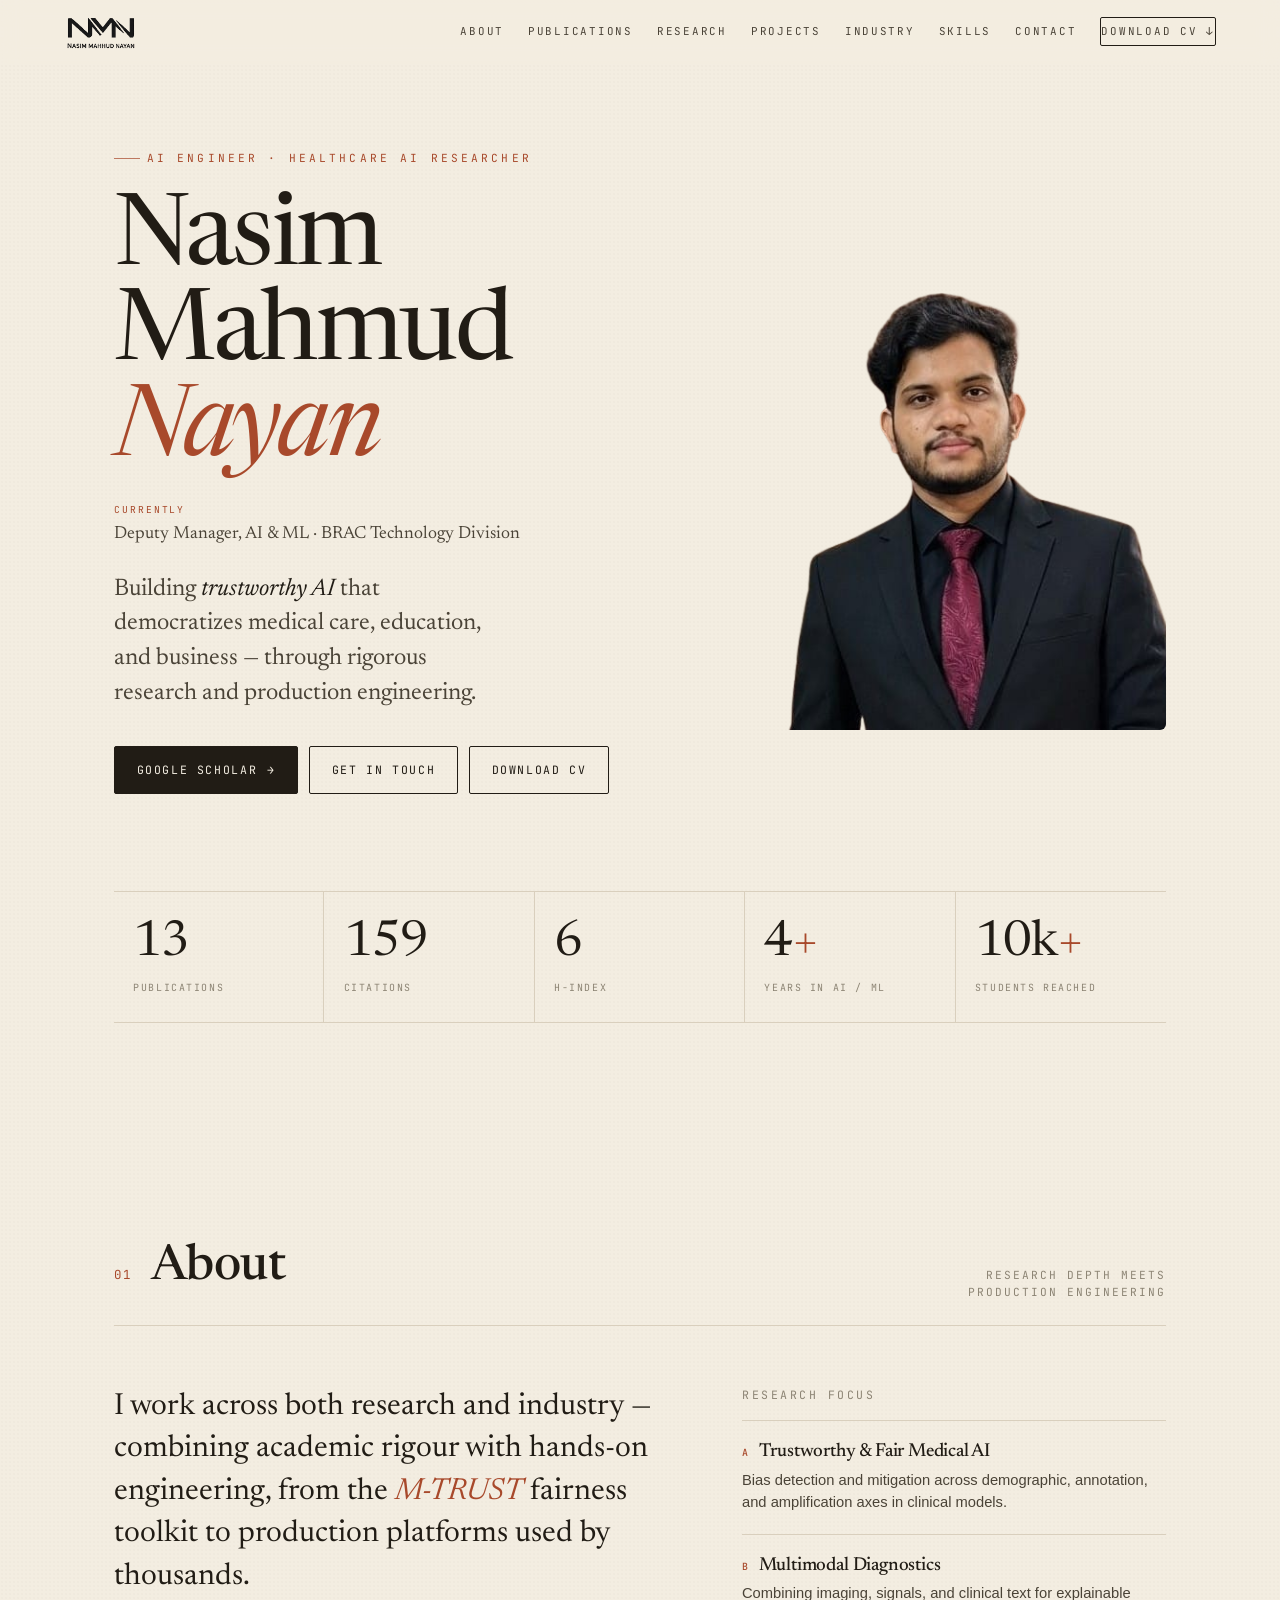
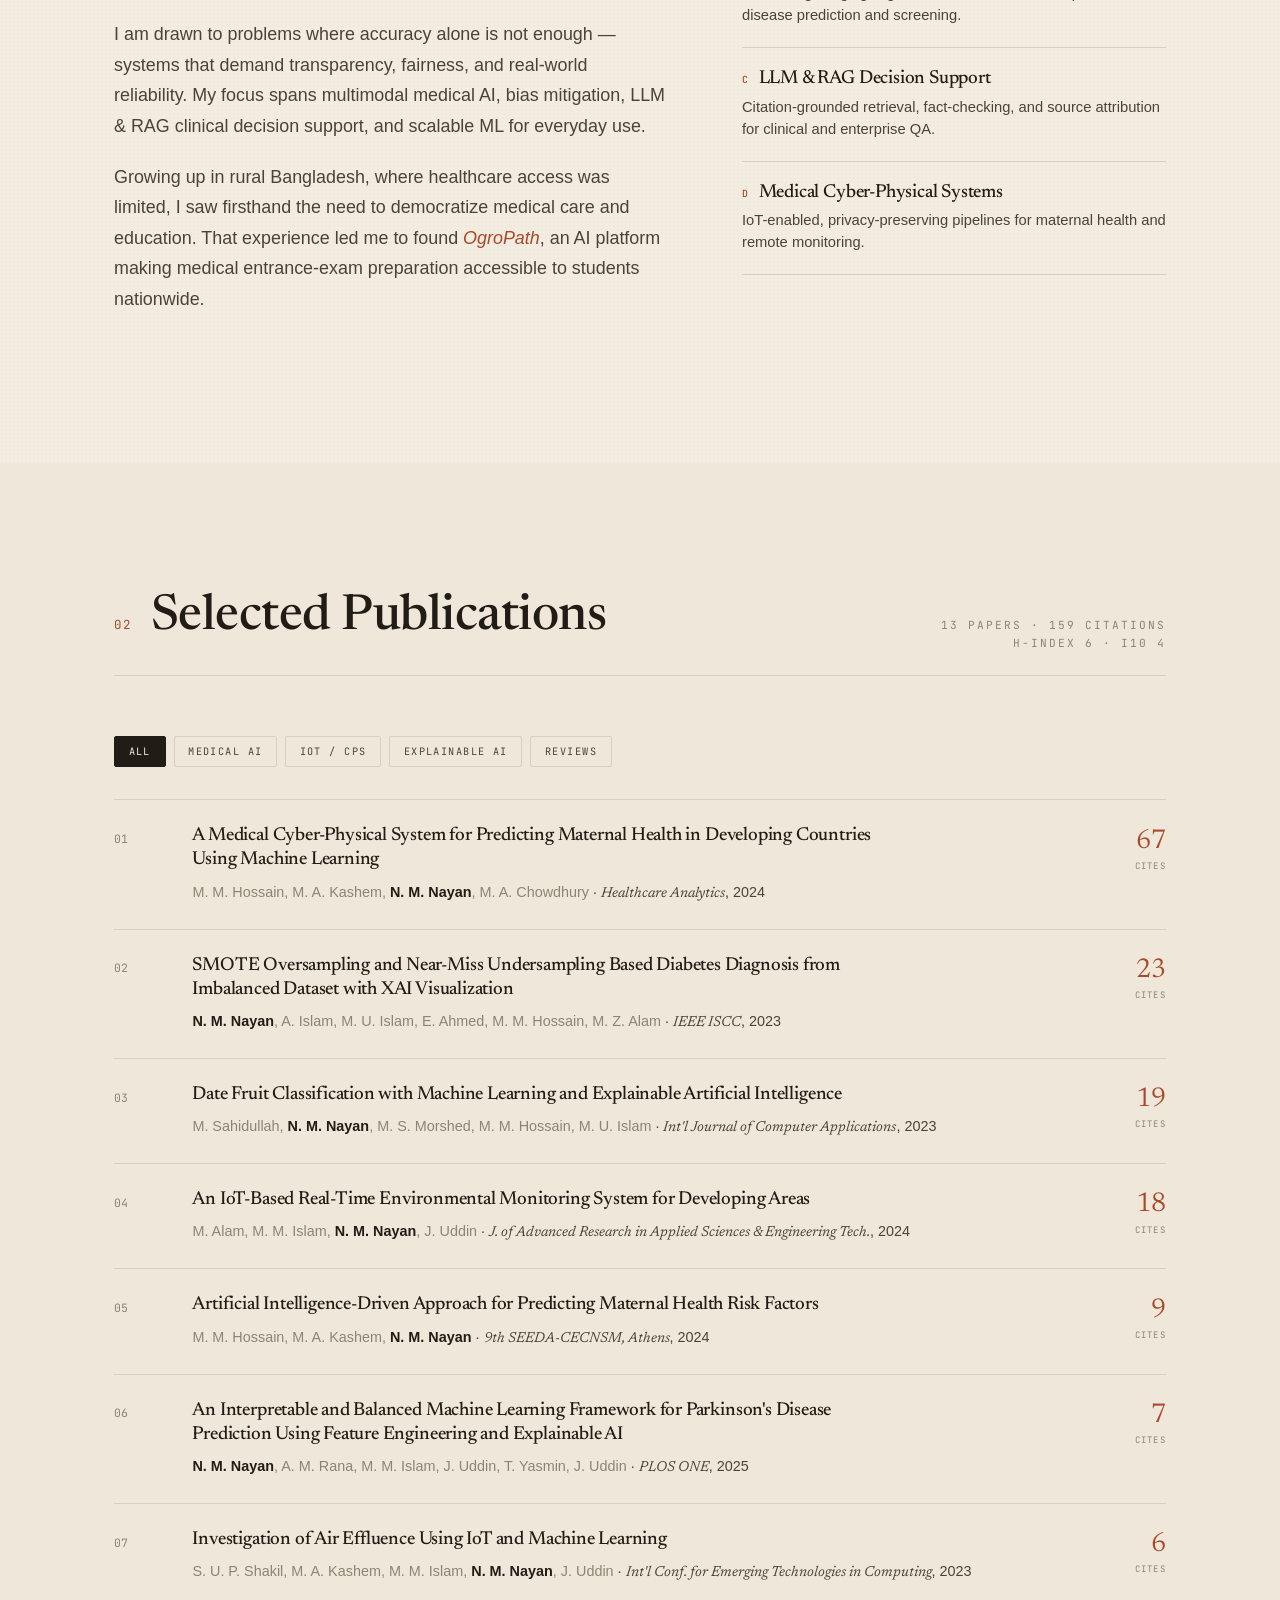
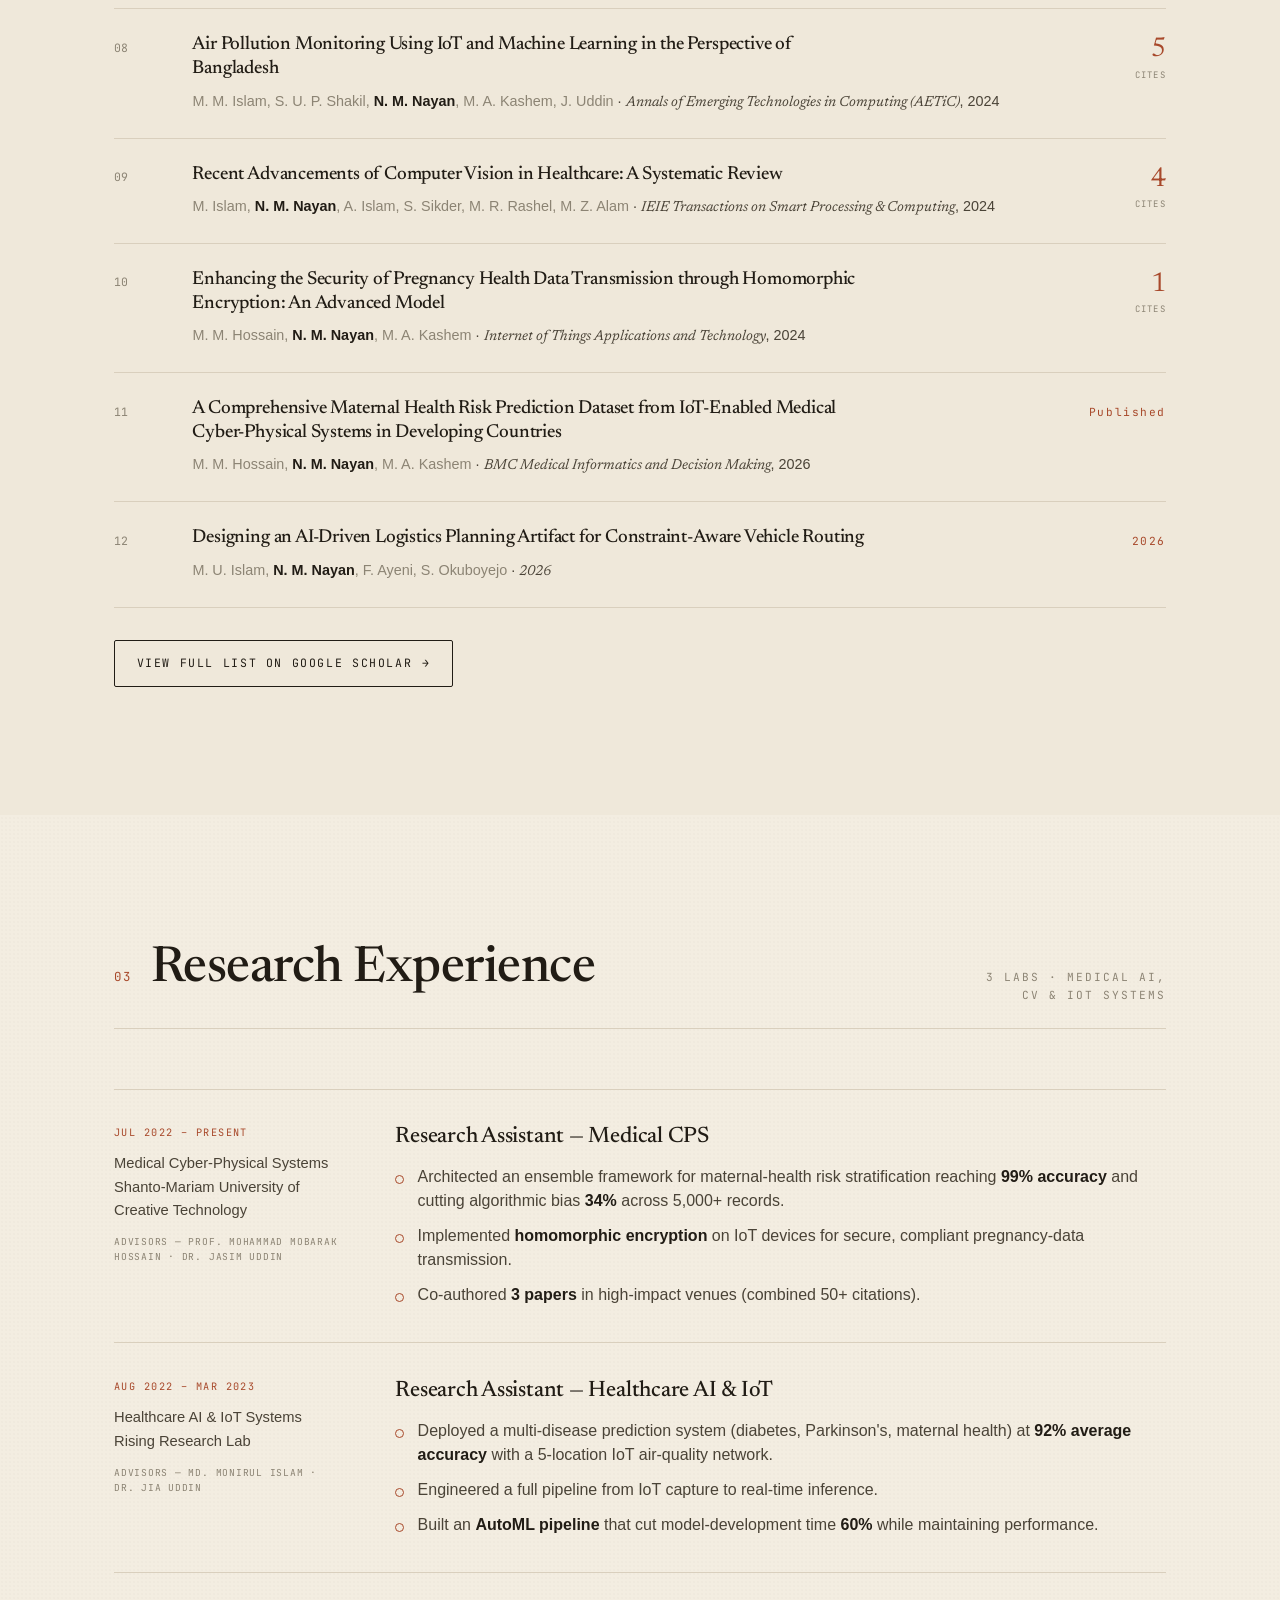
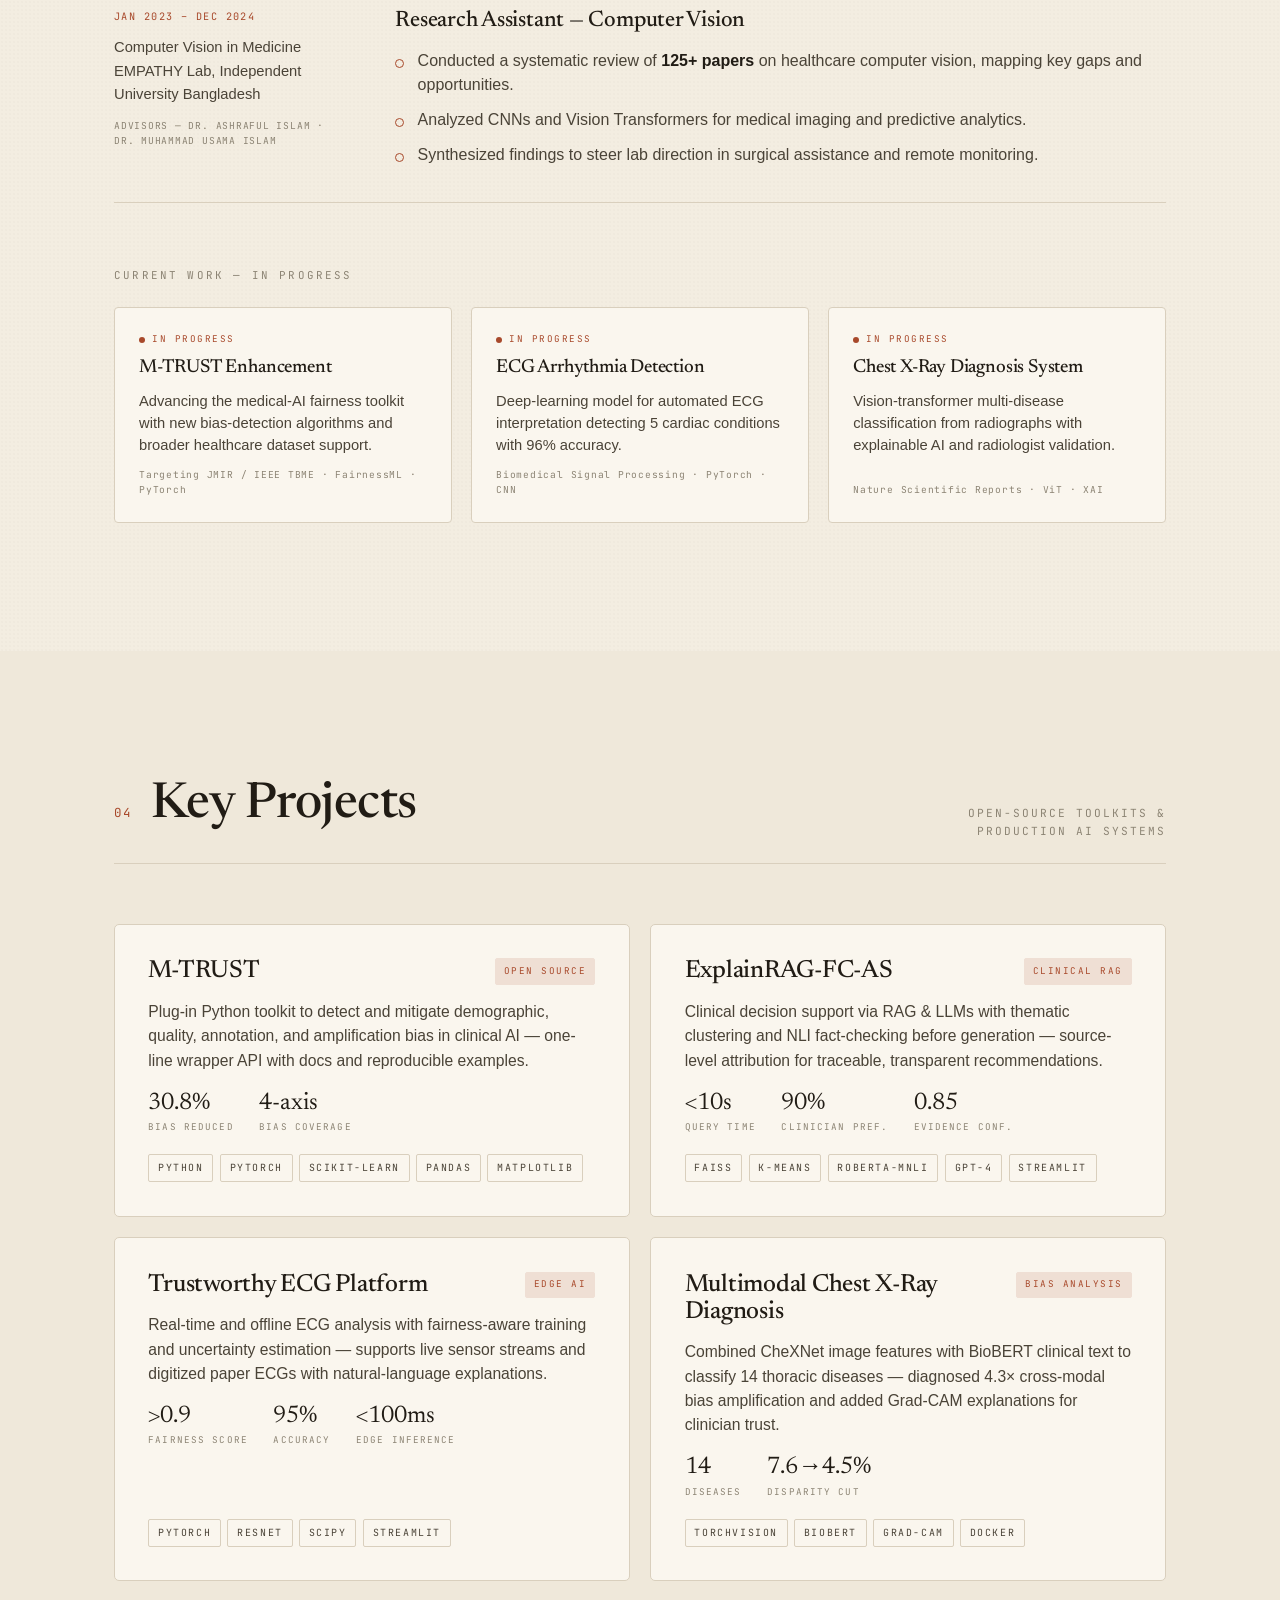
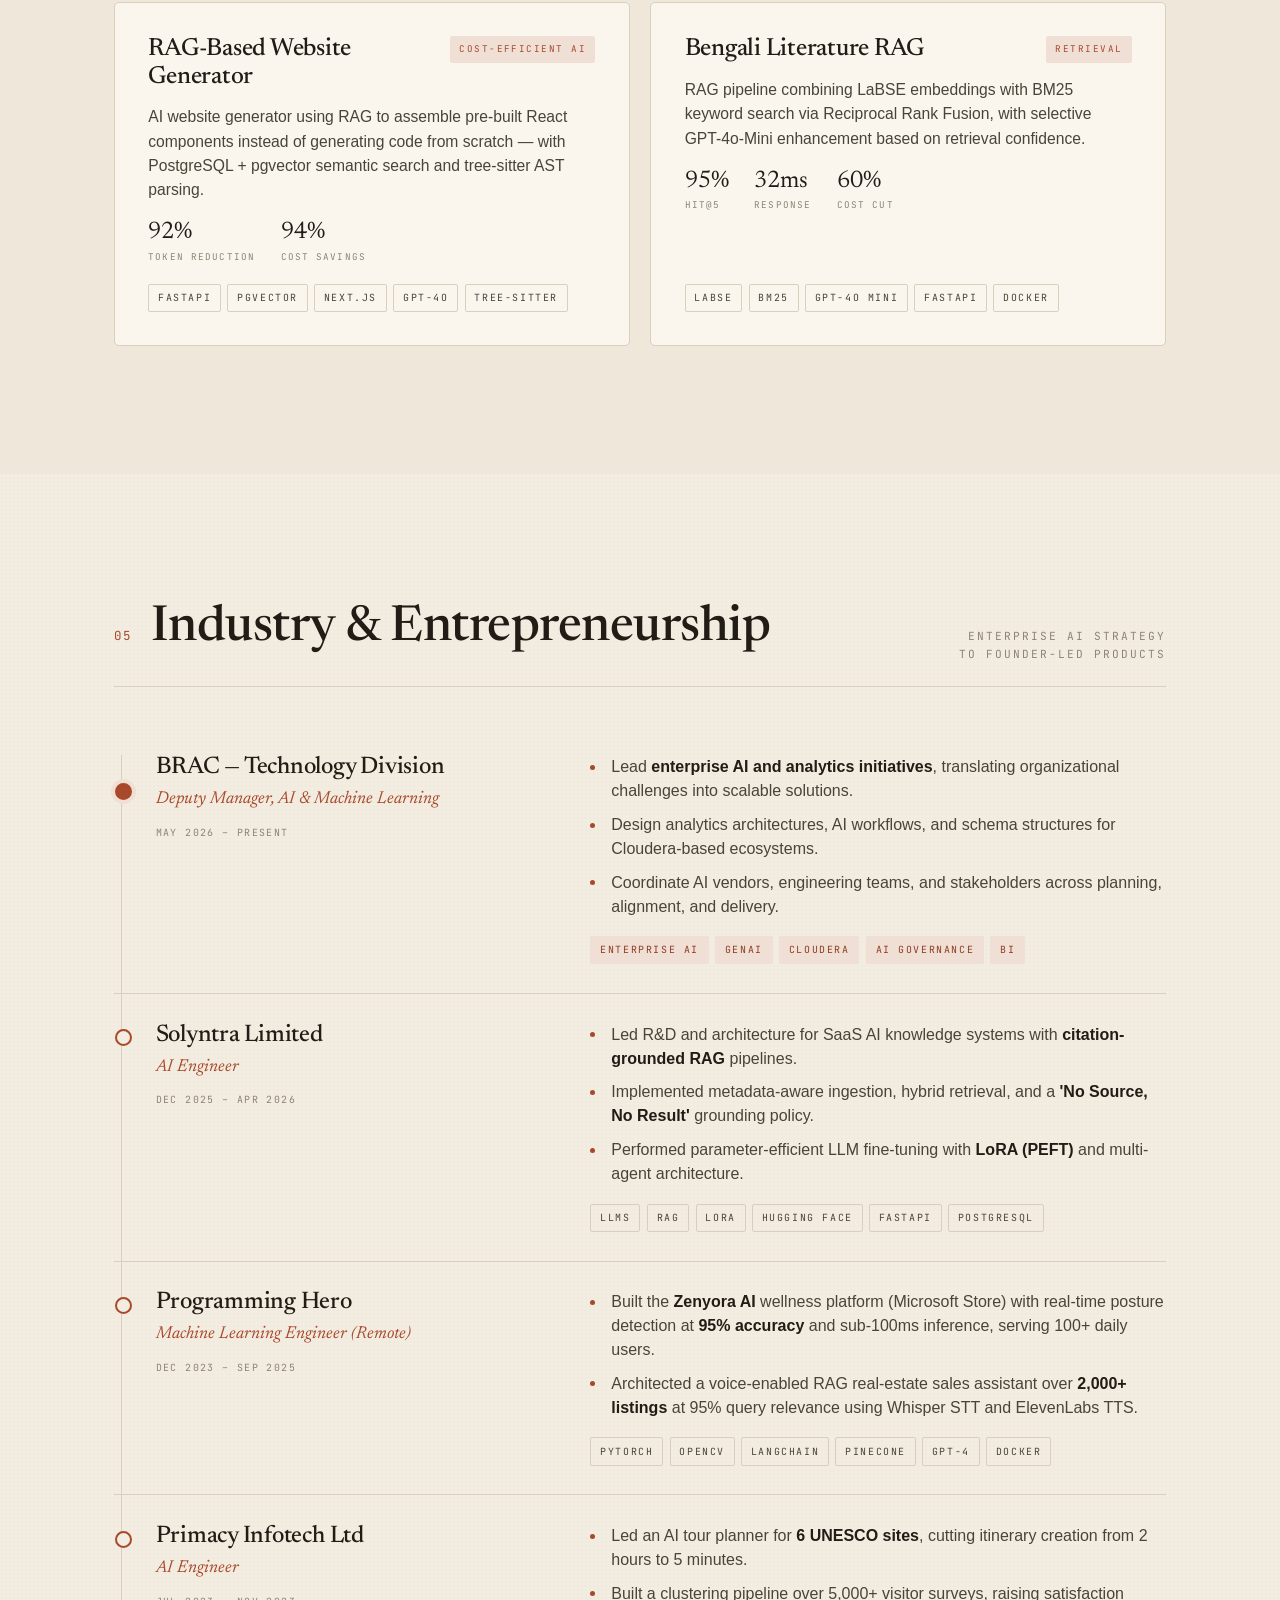
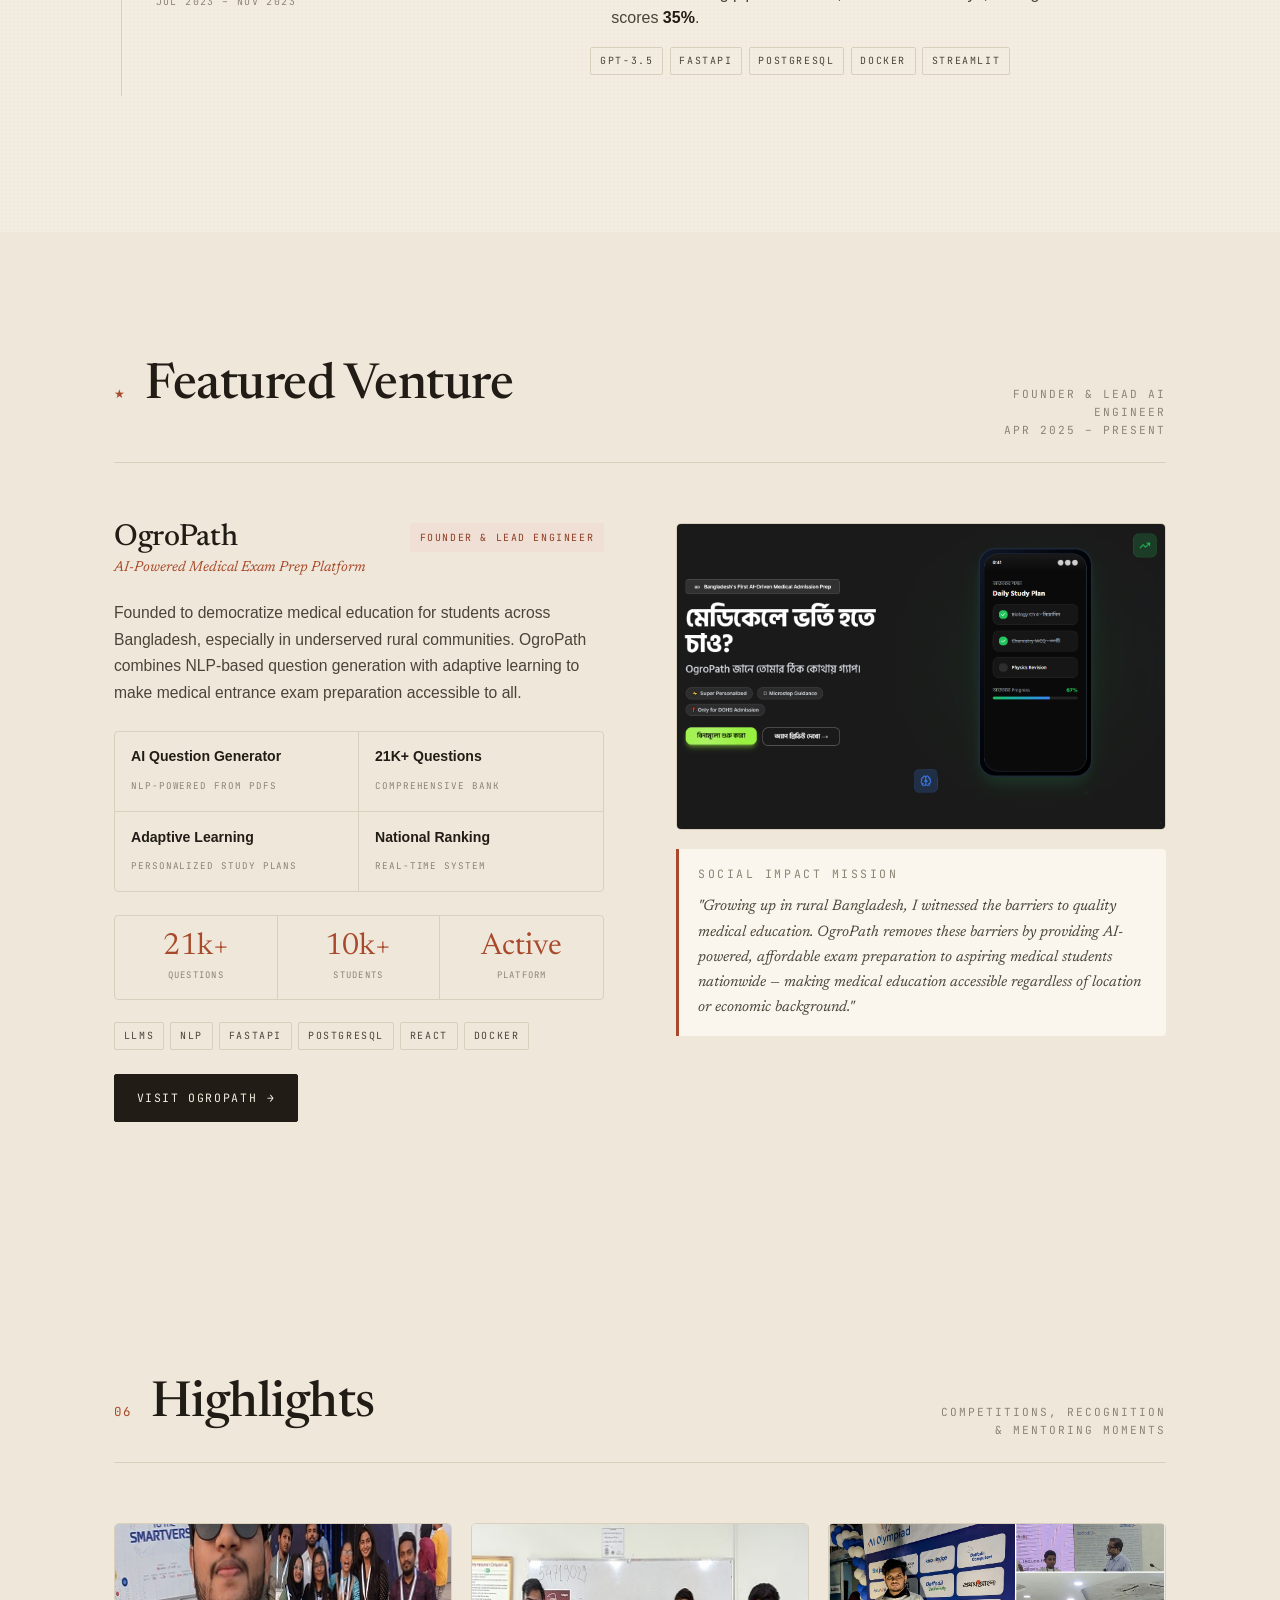
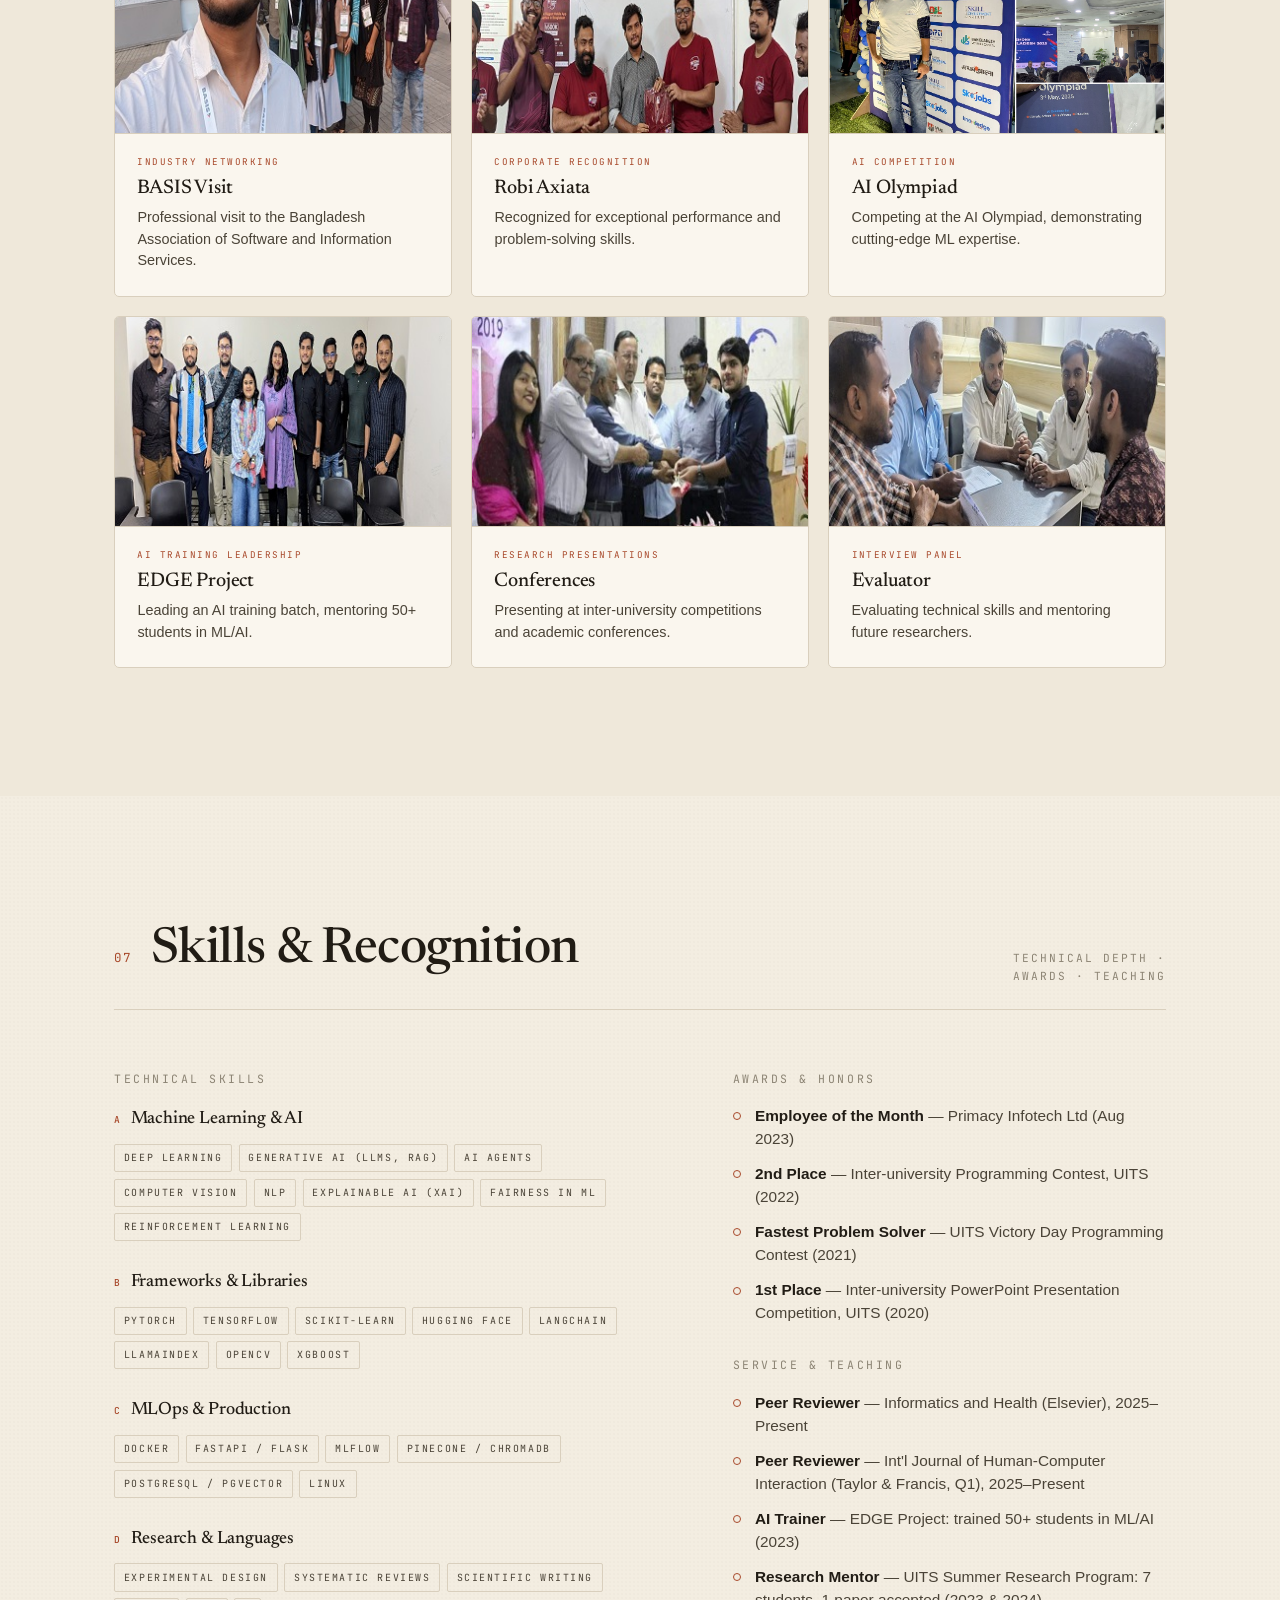
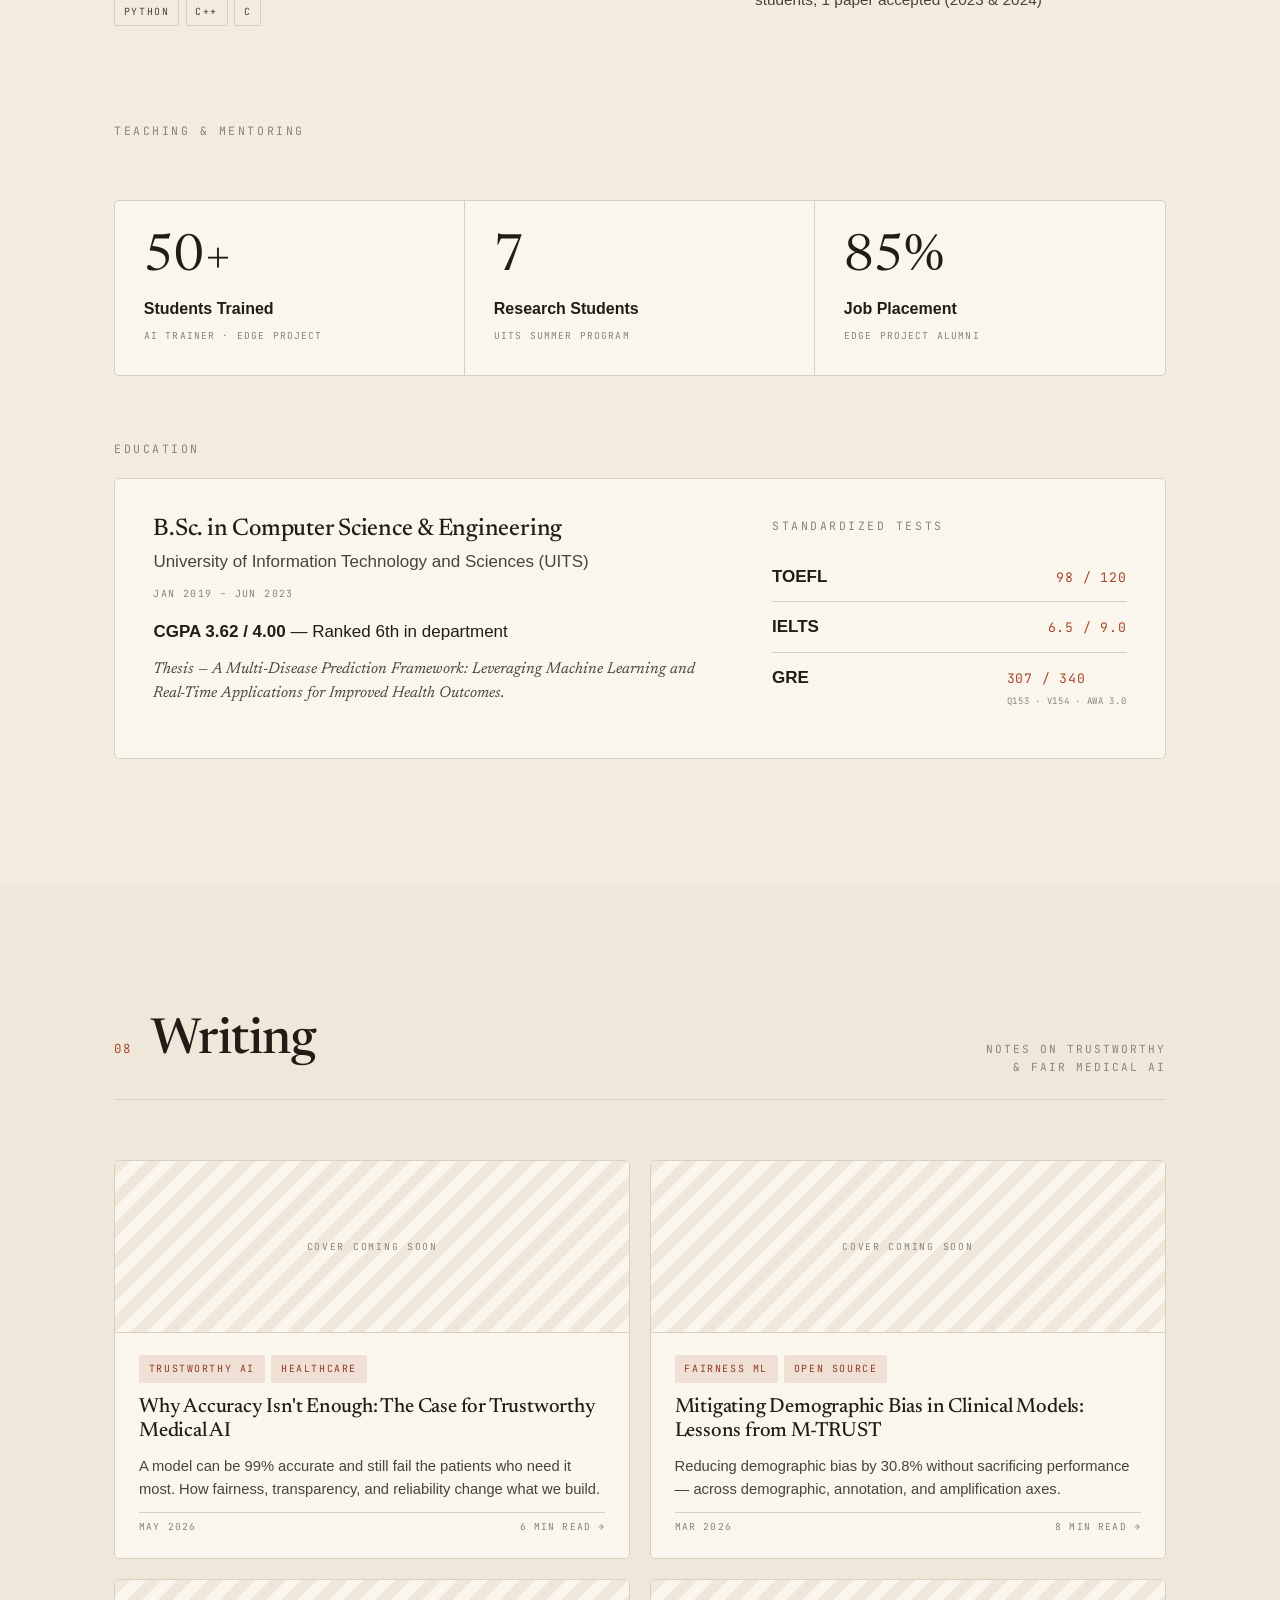
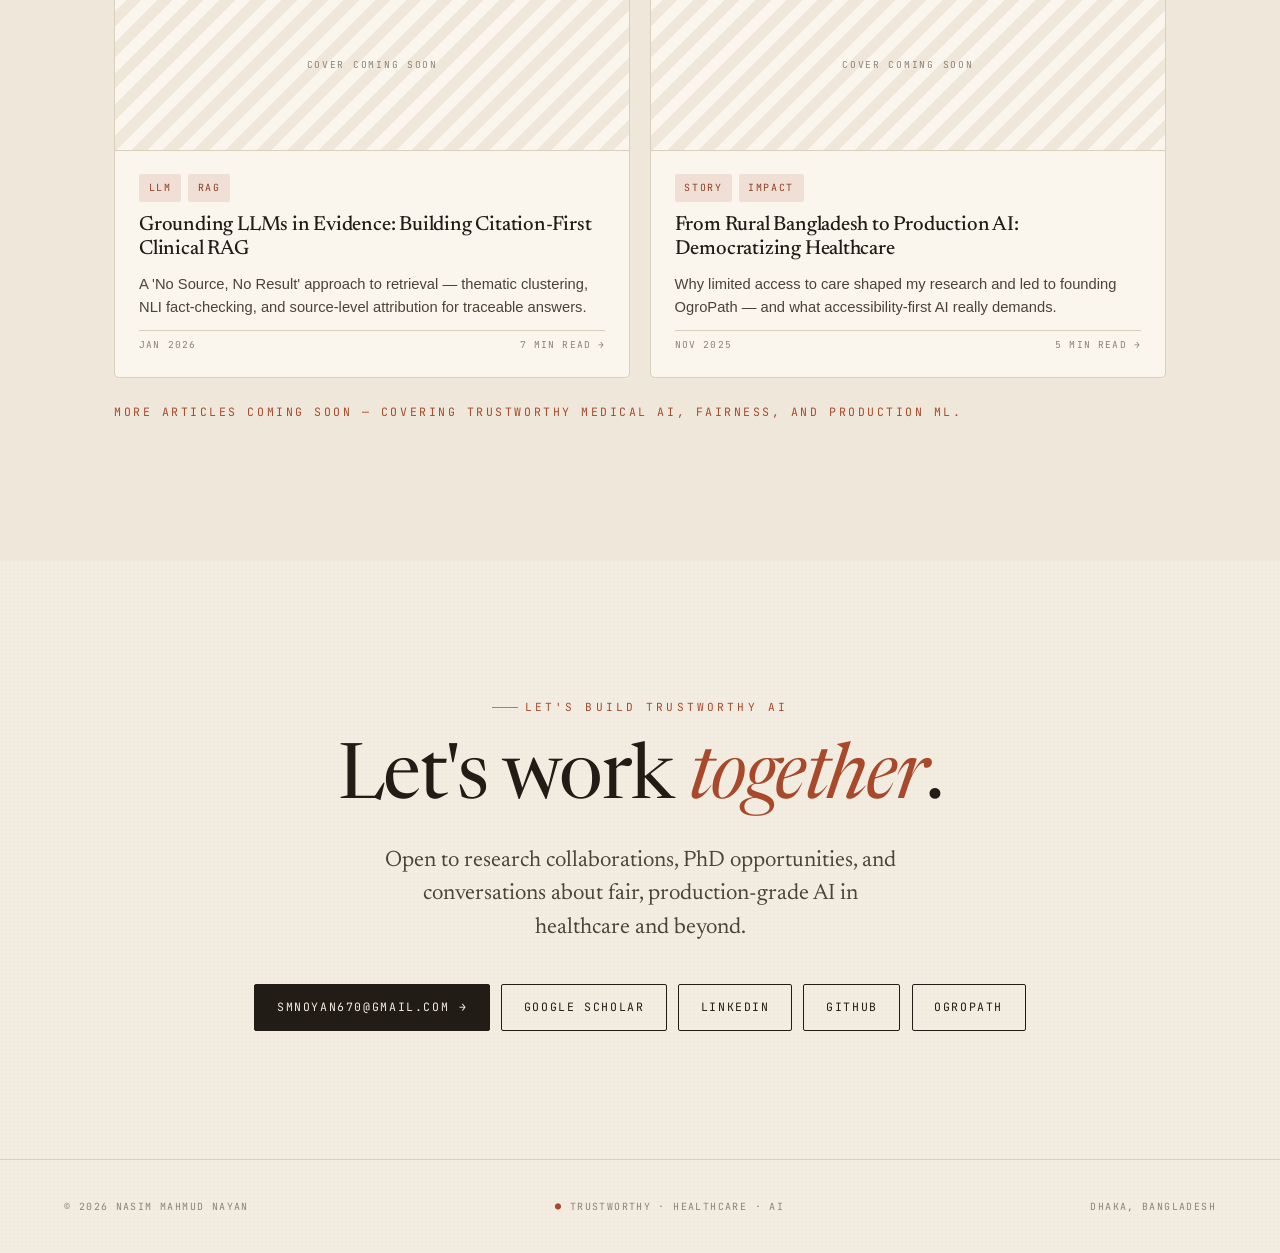
<file: index.html>
<!DOCTYPE html>
<html lang="en">
<head>
<meta charset="UTF-8" />
<meta name="viewport" content="width=device-width, initial-scale=1.0" />
<title>Nasim Mahmud Nayan — AI Engineer & Healthcare AI Researcher</title>
<meta name="description" content="AI/ML Engineer and Healthcare AI Researcher building trustworthy, fair AI systems that democratize medical care and education. 13 publications · 159 citations." />
<link rel="preconnect" href="https://fonts.googleapis.com" />
<link rel="preconnect" href="https://fonts.gstatic.com" crossorigin />
<link href="https://fonts.googleapis.com/css2?family=Newsreader:ital,opsz,wght@0,6..72,400;0,6..72,500;0,6..72,600;1,6..72,400;1,6..72,500&family=JetBrains+Mono:wght@400;500&display=swap" rel="stylesheet" />
<link rel="stylesheet" href="assets/styles.css?v=4" />
</head>
<body>

<!-- ============ NAV ============ -->
<nav class="nav" id="nav">
  <a href="#top" class="brand"><img src="photos/logo.png" alt="Nasim Mahmud Nayan" class="brand-logo"></a>
  <div class="links" id="navlinks">
    <a href="#about">About</a>
    <a href="#publications">Publications</a>
    <a href="#research">Research</a>
    <a href="#projects">Projects</a>
    <a href="#industry">Industry</a>
    <a href="#skills">Skills</a>
    <a href="#contact">Contact</a>
    <a href="photos/NasimMahmudNayan_CV.pdf" target="_blank" rel="noopener" class="cv-btn">Download CV ↓</a>
  </div>
  <button class="nav-toggle" id="navToggle" aria-label="Menu"><span></span><span></span><span></span></button>
</nav>

<!-- ============ HERO ============ -->
<header class="hero wrap" id="top" data-section="top">
  <div class="hero-grid">
    <div class="hero-lead">
      <div class="kicker eyebrow reveal">AI Engineer · Healthcare AI Researcher</div>
      <h1 class="reveal d1">Nasim Mahmud<br /><span class="ln2">Nayan</span></h1>
      <div class="hero-position reveal d2">
        <span class="hp-label">Currently</span>
        Deputy Manager, AI &amp; ML · BRAC Technology Division
      </div>
      <p class="lede reveal d2">Building <em>trustworthy AI</em> that democratizes medical care, education, and business — through rigorous research and production engineering.</p>
      <div class="hero-cta reveal d3">
        <a class="btn btn-solid" href="https://scholar.google.com/citations?user=zAuBXLUAAAAJ&hl=en" target="_blank" rel="noopener">Google Scholar <span class="arrow">→</span></a>
        <a class="btn btn-ghost" href="#contact">Get in touch</a>
        <a class="btn btn-ghost" href="photos/NasimMahmudNayan_CV.pdf" target="_blank" rel="noopener">Download CV</a>
      </div>
    </div>

    <div class="hero-photo reveal d2">
      <img src="photos/dp.png" alt="Nasim Mahmud Nayan" class="profile-img">
    </div>
  </div>

  <!-- stat strip -->
  <div class="stats reveal d3">
    <div class="stat"><div class="num" data-count="13">13</div><div class="lbl">Publications</div></div>
    <div class="stat"><div class="num" data-count="159">159</div><div class="lbl">Citations</div></div>
    <div class="stat"><div class="num" data-count="6">6</div><div class="lbl">h-index</div></div>
    <div class="stat"><div class="num" data-count="4"><span data-num>4</span><span class="suf">+</span></div><div class="lbl">Years in AI / ML</div></div>
    <div class="stat"><div class="num" data-count="10000">10k<span class="suf">+</span></div><div class="lbl">Students Reached</div></div>
  </div>
</header>

<!-- ============ ABOUT ============ -->
<section class="section-pad" id="about" data-section="about">
  <div class="wrap">
    <div class="sec-head reveal">
      <span class="idx">01</span>
      <h2>About</h2>
      <span class="aside">Research depth meets<br />production engineering</span>
    </div>
    <div class="about-grid">
      <div class="about-body reveal">
        <p>I work across both research and industry — combining academic rigour with hands-on engineering, from the <em>M-TRUST</em> fairness toolkit to production platforms used by thousands.</p>
        <p>I am drawn to problems where accuracy alone is not enough — systems that demand transparency, fairness, and real-world reliability. My focus spans multimodal medical AI, bias mitigation, LLM &amp; RAG clinical decision support, and scalable ML for everyday use.</p>
        <p>Growing up in rural Bangladesh, where healthcare access was limited, I saw firsthand the need to democratize medical care and education. That experience led me to found <em>OgroPath</em>, an AI platform making medical entrance-exam preparation accessible to students nationwide.</p>
      </div>
      <div class="reveal d1">
        <div class="mono" style="margin-bottom:1rem;">Research Focus</div>
        <div class="focus-list">
          <div class="focus-item"><h4><span class="n">A</span>Trustworthy &amp; Fair Medical AI</h4><p>Bias detection and mitigation across demographic, annotation, and amplification axes in clinical models.</p></div>
          <div class="focus-item"><h4><span class="n">B</span>Multimodal Diagnostics</h4><p>Combining imaging, signals, and clinical text for explainable disease prediction and screening.</p></div>
          <div class="focus-item"><h4><span class="n">C</span>LLM &amp; RAG Decision Support</h4><p>Citation-grounded retrieval, fact-checking, and source attribution for clinical and enterprise QA.</p></div>
          <div class="focus-item"><h4><span class="n">D</span>Medical Cyber-Physical Systems</h4><p>IoT-enabled, privacy-preserving pipelines for maternal health and remote monitoring.</p></div>
        </div>
      </div>
    </div>
  </div>
</section>

<!-- ============ PUBLICATIONS ============ -->
<section class="section-pad band" id="publications" data-section="publications">
  <div class="wrap">
    <div class="sec-head reveal">
      <span class="idx">02</span>
      <h2>Selected Publications</h2>
      <span class="aside">13 papers · 159 citations<br />h-index 6 · i10 4</span>
    </div>

    <div class="pub-toolbar reveal">
      <button class="filter-btn active" data-filter="all">All</button>
      <button class="filter-btn" data-filter="medical">Medical AI</button>
      <button class="filter-btn" data-filter="iot">IoT / CPS</button>
      <button class="filter-btn" data-filter="xai">Explainable AI</button>
      <button class="filter-btn" data-filter="review">Reviews</button>
    </div>

    <div class="pub-list reveal d1">
      <article class="pub" data-tags="medical iot">
        <div class="pidx">01</div>
        <div><h4>A Medical Cyber-Physical System for Predicting Maternal Health in Developing Countries Using Machine Learning</h4>
          <div class="meta"><span class="authors">M. M. Hossain, M. A. Kashem, <b>N. M. Nayan</b>, M. A. Chowdhury</span> · <span class="venue">Healthcare Analytics</span>, 2024</div></div>
        <div class="cites"><div class="cn">67</div><div class="cl">Cites</div></div>
      </article>

      <article class="pub" data-tags="medical xai">
        <div class="pidx">02</div>
        <div><h4>SMOTE Oversampling and Near-Miss Undersampling Based Diabetes Diagnosis from Imbalanced Dataset with XAI Visualization</h4>
          <div class="meta"><span class="authors"><b>N. M. Nayan</b>, A. Islam, M. U. Islam, E. Ahmed, M. M. Hossain, M. Z. Alam</span> · <span class="venue">IEEE ISCC</span>, 2023</div></div>
        <div class="cites"><div class="cn">23</div><div class="cl">Cites</div></div>
      </article>

      <article class="pub" data-tags="xai">
        <div class="pidx">03</div>
        <div><h4>Date Fruit Classification with Machine Learning and Explainable Artificial Intelligence</h4>
          <div class="meta"><span class="authors">M. Sahidullah, <b>N. M. Nayan</b>, M. S. Morshed, M. M. Hossain, M. U. Islam</span> · <span class="venue">Int'l Journal of Computer Applications</span>, 2023</div></div>
        <div class="cites"><div class="cn">19</div><div class="cl">Cites</div></div>
      </article>

      <article class="pub" data-tags="iot">
        <div class="pidx">04</div>
        <div><h4>An IoT-Based Real-Time Environmental Monitoring System for Developing Areas</h4>
          <div class="meta"><span class="authors">M. Alam, M. M. Islam, <b>N. M. Nayan</b>, J. Uddin</span> · <span class="venue">J. of Advanced Research in Applied Sciences &amp; Engineering Tech.</span>, 2024</div></div>
        <div class="cites"><div class="cn">18</div><div class="cl">Cites</div></div>
      </article>

      <article class="pub" data-tags="medical">
        <div class="pidx">05</div>
        <div><h4>Artificial Intelligence-Driven Approach for Predicting Maternal Health Risk Factors</h4>
          <div class="meta"><span class="authors">M. M. Hossain, M. A. Kashem, <b>N. M. Nayan</b></span> · <span class="venue">9th SEEDA-CECNSM, Athens</span>, 2024</div></div>
        <div class="cites"><div class="cn">9</div><div class="cl">Cites</div></div>
      </article>

      <article class="pub" data-tags="medical xai">
        <div class="pidx">06</div>
        <div><h4>An Interpretable and Balanced Machine Learning Framework for Parkinson's Disease Prediction Using Feature Engineering and Explainable AI</h4>
          <div class="meta"><span class="authors"><b>N. M. Nayan</b>, A. M. Rana, M. M. Islam, J. Uddin, T. Yasmin, J. Uddin</span> · <span class="venue">PLOS ONE</span>, 2025</div></div>
        <div class="cites"><div class="cn">7</div><div class="cl">Cites</div></div>
      </article>

      <article class="pub" data-tags="iot">
        <div class="pidx">07</div>
        <div><h4>Investigation of Air Effluence Using IoT and Machine Learning</h4>
          <div class="meta"><span class="authors">S. U. P. Shakil, M. A. Kashem, M. M. Islam, <b>N. M. Nayan</b>, J. Uddin</span> · <span class="venue">Int'l Conf. for Emerging Technologies in Computing</span>, 2023</div></div>
        <div class="cites"><div class="cn">6</div><div class="cl">Cites</div></div>
      </article>

      <article class="pub" data-tags="iot">
        <div class="pidx">08</div>
        <div><h4>Air Pollution Monitoring Using IoT and Machine Learning in the Perspective of Bangladesh</h4>
          <div class="meta"><span class="authors">M. M. Islam, S. U. P. Shakil, <b>N. M. Nayan</b>, M. A. Kashem, J. Uddin</span> · <span class="venue">Annals of Emerging Technologies in Computing (AETiC)</span>, 2024</div></div>
        <div class="cites"><div class="cn">5</div><div class="cl">Cites</div></div>
      </article>

      <article class="pub" data-tags="review medical">
        <div class="pidx">09</div>
        <div><h4>Recent Advancements of Computer Vision in Healthcare: A Systematic Review</h4>
          <div class="meta"><span class="authors">M. Islam, <b>N. M. Nayan</b>, A. Islam, S. Sikder, M. R. Rashel, M. Z. Alam</span> · <span class="venue">IEIE Transactions on Smart Processing &amp; Computing</span>, 2024</div></div>
        <div class="cites"><div class="cn">4</div><div class="cl">Cites</div></div>
      </article>

      <article class="pub" data-tags="iot medical">
        <div class="pidx">10</div>
        <div><h4>Enhancing the Security of Pregnancy Health Data Transmission through Homomorphic Encryption: An Advanced Model</h4>
          <div class="meta"><span class="authors">M. M. Hossain, <b>N. M. Nayan</b>, M. A. Kashem</span> · <span class="venue">Internet of Things Applications and Technology</span>, 2024</div></div>
        <div class="cites"><div class="cn">1</div><div class="cl">Cites</div></div>
      </article>

      <article class="pub" data-tags="medical iot">
        <div class="pidx">11</div>
        <div><h4>A Comprehensive Maternal Health Risk Prediction Dataset from IoT-Enabled Medical Cyber-Physical Systems in Developing Countries</h4>
          <div class="meta"><span class="authors">M. M. Hossain, <b>N. M. Nayan</b>, M. A. Kashem</span> · <span class="venue">BMC Medical Informatics and Decision Making</span>, 2026</div></div>
        <div class="cites accepted"><div class="cn">Published</div></div>
      </article>

      <article class="pub" data-tags="ai">
        <div class="pidx">12</div>
        <div><h4>Designing an AI-Driven Logistics Planning Artifact for Constraint-Aware Vehicle Routing</h4>
          <div class="meta"><span class="authors">M. U. Islam, <b>N. M. Nayan</b>, F. Ayeni, S. Okuboyejo</span> · <span class="venue">2026</span></div></div>
        <div class="cites accepted"><div class="cn">2026</div></div>
      </article>
    </div>

    <div style="margin-top:2rem;" class="reveal">
      <a class="btn btn-ghost" href="https://scholar.google.com/citations?user=zAuBXLUAAAAJ&hl=en" target="_blank" rel="noopener">View full list on Google Scholar <span class="arrow">→</span></a>
    </div>
  </div>
</section>

<!-- ============ RESEARCH EXPERIENCE ============ -->
<section class="section-pad" id="research" data-section="research">
  <div class="wrap">
    <div class="sec-head reveal">
      <span class="idx">03</span>
      <h2>Research Experience</h2>
      <span class="aside">3 labs · medical AI,<br />CV &amp; IoT systems</span>
    </div>

    <div class="rexp">
      <div class="rexp-item reveal">
        <div class="rexp-when-block">
          <div class="rexp-when">Jul 2022 – Present</div>
          <div class="rexp-lab">Medical Cyber-Physical Systems<br />Shanto-Mariam University of Creative Technology</div>
          <div class="rexp-adv">Advisors — Prof. Mohammad Mobarak Hossain · Dr. Jasim Uddin</div>
        </div>
        <div class="rexp-role">
          <h3>Research Assistant — Medical CPS</h3>
          <ul>
            <li>Architected an ensemble framework for maternal-health risk stratification reaching <b>99% accuracy</b> and cutting algorithmic bias <b>34%</b> across 5,000+ records.</li>
            <li>Implemented <b>homomorphic encryption</b> on IoT devices for secure, compliant pregnancy-data transmission.</li>
            <li>Co-authored <b>3 papers</b> in high-impact venues (combined 50+ citations).</li>
          </ul>
        </div>
      </div>

      <div class="rexp-item reveal">
        <div class="rexp-when-block">
          <div class="rexp-when">Aug 2022 – Mar 2023</div>
          <div class="rexp-lab">Healthcare AI &amp; IoT Systems<br />Rising Research Lab</div>
          <div class="rexp-adv">Advisors — Md. Monirul Islam · Dr. Jia Uddin</div>
        </div>
        <div class="rexp-role">
          <h3>Research Assistant — Healthcare AI &amp; IoT</h3>
          <ul>
            <li>Deployed a multi-disease prediction system (diabetes, Parkinson's, maternal health) at <b>92% average accuracy</b> with a 5-location IoT air-quality network.</li>
            <li>Engineered a full pipeline from IoT capture to real-time inference.</li>
            <li>Built an <b>AutoML pipeline</b> that cut model-development time <b>60%</b> while maintaining performance.</li>
          </ul>
        </div>
      </div>

      <div class="rexp-item reveal">
        <div class="rexp-when-block">
          <div class="rexp-when">Jan 2023 – Dec 2024</div>
          <div class="rexp-lab">Computer Vision in Medicine<br />EMPATHY Lab, Independent University Bangladesh</div>
          <div class="rexp-adv">Advisors — Dr. Ashraful Islam · Dr. Muhammad Usama Islam</div>
        </div>
        <div class="rexp-role">
          <h3>Research Assistant — Computer Vision</h3>
          <ul>
            <li>Conducted a systematic review of <b>125+ papers</b> on healthcare computer vision, mapping key gaps and opportunities.</li>
            <li>Analyzed CNNs and Vision Transformers for medical imaging and predictive analytics.</li>
            <li>Synthesized findings to steer lab direction in surgical assistance and remote monitoring.</li>
          </ul>
        </div>
      </div>
    </div>

    <div class="cw-head reveal">Current Work — In Progress</div>
    <div class="cw-grid">
      <div class="cw-card reveal">
        <div class="cw-status">In Progress</div>
        <h4>M-TRUST Enhancement</h4>
        <p>Advancing the medical-AI fairness toolkit with new bias-detection algorithms and broader healthcare dataset support.</p>
        <div class="target">Targeting JMIR / IEEE TBME · FairnessML · PyTorch</div>
      </div>
      <div class="cw-card reveal d1">
        <div class="cw-status">In Progress</div>
        <h4>ECG Arrhythmia Detection</h4>
        <p>Deep-learning model for automated ECG interpretation detecting 5 cardiac conditions with 96% accuracy.</p>
        <div class="target">Biomedical Signal Processing · PyTorch · CNN</div>
      </div>
      <div class="cw-card reveal d2">
        <div class="cw-status">In Progress</div>
        <h4>Chest X-Ray Diagnosis System</h4>
        <p>Vision-transformer multi-disease classification from radiographs with explainable AI and radiologist validation.</p>
        <div class="target">Nature Scientific Reports · ViT · XAI</div>
      </div>
    </div>
  </div>
</section>

<!-- ============ PROJECTS ============ -->
<section class="section-pad band" id="projects" data-section="projects">
  <div class="wrap">
    <div class="sec-head reveal">
      <span class="idx">04</span>
      <h2>Key Projects</h2>
      <span class="aside">Open-source toolkits &amp;<br />production AI systems</span>
    </div>

    <div class="proj-grid">
      <article class="proj-card reveal">
        <div class="proj-top"><h3>M-TRUST</h3><span class="ptag">Open Source</span></div>
        <p class="pdesc">Plug-in Python toolkit to detect and mitigate demographic, quality, annotation, and amplification bias in clinical AI — one-line wrapper API with docs and reproducible examples.</p>
        <div class="proj-metrics">
          <div class="pm"><div class="pmv">30.8%</div><div class="pml">Bias reduced</div></div>
          <div class="pm"><div class="pmv">4-axis</div><div class="pml">Bias coverage</div></div>
        </div>
        <div class="chip-row"><span class="chip">Python</span><span class="chip">PyTorch</span><span class="chip">Scikit-learn</span><span class="chip">Pandas</span><span class="chip">Matplotlib</span></div>
      </article>

      <article class="proj-card reveal d1">
        <div class="proj-top"><h3>ExplainRAG-FC-AS</h3><span class="ptag">Clinical RAG</span></div>
        <p class="pdesc">Clinical decision support via RAG &amp; LLMs with thematic clustering and NLI fact-checking before generation — source-level attribution for traceable, transparent recommendations.</p>
        <div class="proj-metrics">
          <div class="pm"><div class="pmv">&lt;10s</div><div class="pml">Query time</div></div>
          <div class="pm"><div class="pmv">90%</div><div class="pml">Clinician pref.</div></div>
          <div class="pm"><div class="pmv">0.85</div><div class="pml">Evidence conf.</div></div>
        </div>
        <div class="chip-row"><span class="chip">FAISS</span><span class="chip">K-Means</span><span class="chip">RoBERTa-MNLI</span><span class="chip">GPT-4</span><span class="chip">Streamlit</span></div>
      </article>

      <article class="proj-card reveal">
        <div class="proj-top"><h3>Trustworthy ECG Platform</h3><span class="ptag">Edge AI</span></div>
        <p class="pdesc">Real-time and offline ECG analysis with fairness-aware training and uncertainty estimation — supports live sensor streams and digitized paper ECGs with natural-language explanations.</p>
        <div class="proj-metrics">
          <div class="pm"><div class="pmv">&gt;0.9</div><div class="pml">Fairness score</div></div>
          <div class="pm"><div class="pmv">95%</div><div class="pml">Accuracy</div></div>
          <div class="pm"><div class="pmv">&lt;100ms</div><div class="pml">Edge inference</div></div>
        </div>
        <div class="chip-row"><span class="chip">PyTorch</span><span class="chip">ResNet</span><span class="chip">SciPy</span><span class="chip">Streamlit</span></div>
      </article>

      <article class="proj-card reveal d1">
        <div class="proj-top"><h3>Multimodal Chest X-Ray Diagnosis</h3><span class="ptag">Bias Analysis</span></div>
        <p class="pdesc">Combined CheXNet image features with BioBERT clinical text to classify 14 thoracic diseases — diagnosed 4.3× cross-modal bias amplification and added Grad-CAM explanations for clinician trust.</p>
        <div class="proj-metrics">
          <div class="pm"><div class="pmv">14</div><div class="pml">Diseases</div></div>
          <div class="pm"><div class="pmv">7.6→4.5%</div><div class="pml">Disparity cut</div></div>
        </div>
        <div class="chip-row"><span class="chip">TorchVision</span><span class="chip">BioBERT</span><span class="chip">Grad-CAM</span><span class="chip">Docker</span></div>
      </article>

      <article class="proj-card reveal">
        <div class="proj-top"><h3>RAG-Based Website Generator</h3><span class="ptag">Cost-Efficient AI</span></div>
        <p class="pdesc">AI website generator using RAG to assemble pre-built React components instead of generating code from scratch — with PostgreSQL + pgvector semantic search and tree-sitter AST parsing.</p>
        <div class="proj-metrics">
          <div class="pm"><div class="pmv">92%</div><div class="pml">Token reduction</div></div>
          <div class="pm"><div class="pmv">94%</div><div class="pml">Cost savings</div></div>
        </div>
        <div class="chip-row"><span class="chip">FastAPI</span><span class="chip">pgvector</span><span class="chip">Next.js</span><span class="chip">GPT-4o</span><span class="chip">tree-sitter</span></div>
      </article>

      <article class="proj-card reveal d1">
        <div class="proj-top"><h3>Bengali Literature RAG</h3><span class="ptag">Retrieval</span></div>
        <p class="pdesc">RAG pipeline combining LaBSE embeddings with BM25 keyword search via Reciprocal Rank Fusion, with selective GPT-4o-Mini enhancement based on retrieval confidence.</p>
        <div class="proj-metrics">
          <div class="pm"><div class="pmv">95%</div><div class="pml">Hit@5</div></div>
          <div class="pm"><div class="pmv">32ms</div><div class="pml">Response</div></div>
          <div class="pm"><div class="pmv">60%</div><div class="pml">Cost cut</div></div>
        </div>
        <div class="chip-row"><span class="chip">LaBSE</span><span class="chip">BM25</span><span class="chip">GPT-4o Mini</span><span class="chip">FastAPI</span><span class="chip">Docker</span></div>
      </article>
    </div>
  </div>
</section>

<!-- ============ INDUSTRY ============ -->
<section class="section-pad" id="industry" data-section="industry">
  <div class="wrap">
    <div class="sec-head reveal">
      <span class="idx">05</span>
      <h2>Industry &amp; Entrepreneurship</h2>
      <span class="aside">Enterprise AI strategy<br />to founder-led products</span>
    </div>

    <div class="tl">
      <div class="tl-item now reveal">
        <div class="tl-org">
          <h3>BRAC — Technology Division</h3>
          <div class="role">Deputy Manager, AI &amp; Machine Learning</div>
          <div class="when">May 2026 – Present</div>
        </div>
        <div class="tl-body">
          <ul>
            <li>Lead <b>enterprise AI and analytics initiatives</b>, translating organizational challenges into scalable solutions.</li>
            <li>Design analytics architectures, AI workflows, and schema structures for Cloudera-based ecosystems.</li>
            <li>Coordinate AI vendors, engineering teams, and stakeholders across planning, alignment, and delivery.</li>
          </ul>
          <div class="chip-row"><span class="chip chip-fill">Enterprise AI</span><span class="chip chip-fill">GenAI</span><span class="chip chip-fill">Cloudera</span><span class="chip chip-fill">AI Governance</span><span class="chip chip-fill">BI</span></div>
        </div>
      </div>

      <div class="tl-item reveal">
        <div class="tl-org">
          <h3>Solyntra Limited</h3>
          <div class="role">AI Engineer</div>
          <div class="when">Dec 2025 – Apr 2026</div>
        </div>
        <div class="tl-body">
          <ul>
            <li>Led R&amp;D and architecture for SaaS AI knowledge systems with <b>citation-grounded RAG</b> pipelines.</li>
            <li>Implemented metadata-aware ingestion, hybrid retrieval, and a <b>'No Source, No Result'</b> grounding policy.</li>
            <li>Performed parameter-efficient LLM fine-tuning with <b>LoRA (PEFT)</b> and multi-agent architecture.</li>
          </ul>
          <div class="chip-row"><span class="chip">LLMs</span><span class="chip">RAG</span><span class="chip">LoRA</span><span class="chip">Hugging Face</span><span class="chip">FastAPI</span><span class="chip">PostgreSQL</span></div>
        </div>
      </div>

      <div class="tl-item reveal">
        <div class="tl-org">
          <h3>Programming Hero</h3>
          <div class="role">Machine Learning Engineer (Remote)</div>
          <div class="when">Dec 2023 – Sep 2025</div>
        </div>
        <div class="tl-body">
          <ul>
            <li>Built the <b>Zenyora AI</b> wellness platform (Microsoft Store) with real-time posture detection at <b>95% accuracy</b> and sub-100ms inference, serving 100+ daily users.</li>
            <li>Architected a voice-enabled RAG real-estate sales assistant over <b>2,000+ listings</b> at 95% query relevance using Whisper STT and ElevenLabs TTS.</li>
          </ul>
          <div class="chip-row"><span class="chip">PyTorch</span><span class="chip">OpenCV</span><span class="chip">LangChain</span><span class="chip">Pinecone</span><span class="chip">GPT-4</span><span class="chip">Docker</span></div>
        </div>
      </div>

      <div class="tl-item reveal">
        <div class="tl-org">
          <h3>Primacy Infotech Ltd</h3>
          <div class="role">AI Engineer</div>
          <div class="when">Jul 2023 – Nov 2023</div>
        </div>
        <div class="tl-body">
          <ul>
            <li>Led an AI tour planner for <b>6 UNESCO sites</b>, cutting itinerary creation from 2 hours to 5 minutes.</li>
            <li>Built a clustering pipeline over 5,000+ visitor surveys, raising satisfaction scores <b>35%</b>.</li>
          </ul>
          <div class="chip-row"><span class="chip">GPT-3.5</span><span class="chip">FastAPI</span><span class="chip">PostgreSQL</span><span class="chip">Docker</span><span class="chip">Streamlit</span></div>
        </div>
      </div>

    </div>
  </div>
</section>

<!-- ============ OGROPATH FEATURED ============ -->
<section class="section-pad band op-section" id="ogropath">
  <div class="wrap">
    <div class="sec-head reveal">
      <span class="idx">★</span>
      <h2>Featured Venture</h2>
      <span class="aside">Founder &amp; Lead AI Engineer<br />Apr 2025 – Present</span>
    </div>
    <div class="op-featured">
      <div class="op-left reveal">
        <div class="op-brand-row">
          <div>
            <h3 class="op-name">OgroPath</h3>
            <div class="op-tagline">AI-Powered Medical Exam Prep Platform</div>
          </div>
          <span class="chip chip-fill" style="margin-left:auto;align-self:flex-start;white-space:nowrap;">Founder &amp; Lead Engineer</span>
        </div>
        <p class="op-desc">Founded to democratize medical education for students across Bangladesh, especially in underserved rural communities. OgroPath combines NLP-based question generation with adaptive learning to make medical entrance exam preparation accessible to all.</p>
        <div class="op-feats">
          <div class="op-feat"><div><strong>AI Question Generator</strong><span>NLP-powered from PDFs</span></div></div>
          <div class="op-feat"><div><strong>21K+ Questions</strong><span>Comprehensive bank</span></div></div>
          <div class="op-feat"><div><strong>Adaptive Learning</strong><span>Personalized study plans</span></div></div>
          <div class="op-feat"><div><strong>National Ranking</strong><span>Real-time system</span></div></div>
        </div>
        <div class="op-stat-strip">
          <div class="op-stat"><div class="op-sv">21k+</div><div class="op-sl">Questions</div></div>
          <div class="op-stat"><div class="op-sv">10k+</div><div class="op-sl">Students</div></div>
          <div class="op-stat"><div class="op-sv">Active</div><div class="op-sl">Platform</div></div>
        </div>
        <div class="chip-row" style="margin-bottom:1.5rem;"><span class="chip">LLMs</span><span class="chip">NLP</span><span class="chip">FastAPI</span><span class="chip">PostgreSQL</span><span class="chip">React</span><span class="chip">Docker</span></div>
        <a class="btn btn-solid" href="https://ogropath.com" target="_blank" rel="noopener">Visit OgroPath <span class="arrow">→</span></a>
      </div>

      <div class="op-right reveal d1">
        <div class="op-screen">
          <img src="photos/ogropath.png" alt="OgroPath platform">
        </div>
        <div class="op-mission">
          <span class="mono" style="display:block;margin-bottom:0.7rem;">Social Impact Mission</span>
          <p>"Growing up in rural Bangladesh, I witnessed the barriers to quality medical education. OgroPath removes these barriers by providing AI-powered, affordable exam preparation to aspiring medical students nationwide — making medical education accessible regardless of location or economic background."</p>
        </div>
      </div>
    </div>
  </div>
</section>

<!-- ============ MILESTONES ============ -->
<section class="section-pad band" id="milestones" data-section="milestones">
  <div class="wrap">
    <div class="sec-head reveal">
      <span class="idx">06</span>
      <h2>Highlights</h2>
      <span class="aside">Competitions, recognition<br />&amp; mentoring moments</span>
    </div>

    <div class="ms-grid">
      <article class="ms-card reveal">
        <img src="photos/basis.jpg" alt="BASIS Visit">
        <div class="ms-meta"><div class="mtag">Industry Networking</div><h4>BASIS Visit</h4><p>Professional visit to the Bangladesh Association of Software and Information Services.</p></div>
      </article>
      <article class="ms-card reveal d1">
        <img src="photos/robi.jpg" alt="Robi Axiata Recognition">
        <div class="ms-meta"><div class="mtag">Corporate Recognition</div><h4>Robi Axiata</h4><p>Recognized for exceptional performance and problem-solving skills.</p></div>
      </article>
      <article class="ms-card reveal d2">
        <img src="photos/ai_olympiad.png" alt="AI Olympiad">
        <div class="ms-meta"><div class="mtag">AI Competition</div><h4>AI Olympiad</h4><p>Competing at the AI Olympiad, demonstrating cutting-edge ML expertise.</p></div>
      </article>
      <article class="ms-card reveal">
        <img src="photos/conduct.jpg" alt="EDGE Project Training">
        <div class="ms-meta"><div class="mtag">AI Training Leadership</div><h4>EDGE Project</h4><p>Leading an AI training batch, mentoring 50+ students in ML/AI.</p></div>
      </article>
      <article class="ms-card reveal d1">
        <img src="photos/presentation.jpg" alt="Research Presentation">
        <div class="ms-meta"><div class="mtag">Research Presentations</div><h4>Conferences</h4><p>Presenting at inter-university competitions and academic conferences.</p></div>
      </article>
      <article class="ms-card reveal d2">
        <img src="photos/interview.jpg" alt="Interview Panel">
        <div class="ms-meta"><div class="mtag">Interview Panel</div><h4>Evaluator</h4><p>Evaluating technical skills and mentoring future researchers.</p></div>
      </article>
    </div>
  </div>
</section>

<!-- ============ SKILLS & RECOGNITION ============ -->
<section class="section-pad" id="skills" data-section="skills">
  <div class="wrap">
    <div class="sec-head reveal">
      <span class="idx">07</span>
      <h2>Skills &amp; Recognition</h2>
      <span class="aside">Technical depth ·<br />awards · teaching</span>
    </div>

    <div class="sk-grid">
      <div class="reveal">
        <div class="mono" style="margin-bottom:1.4rem;">Technical Skills</div>
        <div class="sk-group">
          <h4><span class="n">A</span>Machine Learning &amp; AI</h4>
          <div class="chip-row"><span class="chip">Deep Learning</span><span class="chip">Generative AI (LLMs, RAG)</span><span class="chip">AI Agents</span><span class="chip">Computer Vision</span><span class="chip">NLP</span><span class="chip">Explainable AI (XAI)</span><span class="chip">Fairness in ML</span><span class="chip">Reinforcement Learning</span></div>
        </div>
        <div class="sk-group">
          <h4><span class="n">B</span>Frameworks &amp; Libraries</h4>
          <div class="chip-row"><span class="chip">PyTorch</span><span class="chip">TensorFlow</span><span class="chip">Scikit-learn</span><span class="chip">Hugging Face</span><span class="chip">LangChain</span><span class="chip">LlamaIndex</span><span class="chip">OpenCV</span><span class="chip">XGBoost</span></div>
        </div>
        <div class="sk-group">
          <h4><span class="n">C</span>MLOps &amp; Production</h4>
          <div class="chip-row"><span class="chip">Docker</span><span class="chip">FastAPI / Flask</span><span class="chip">MLflow</span><span class="chip">Pinecone / ChromaDB</span><span class="chip">PostgreSQL / pgvector</span><span class="chip">Linux</span></div>
        </div>
        <div class="sk-group">
          <h4><span class="n">D</span>Research &amp; Languages</h4>
          <div class="chip-row"><span class="chip">Experimental Design</span><span class="chip">Systematic Reviews</span><span class="chip">Scientific Writing</span><span class="chip">Python</span><span class="chip">C++</span><span class="chip">C</span></div>
        </div>
      </div>

      <div class="reveal d1">
        <div class="rec-block">
          <span class="mono">Awards &amp; Honors</span>
          <ul class="rec-list">
            <li><b>Employee of the Month</b> — Primacy Infotech Ltd (Aug 2023)</li>
            <li><b>2nd Place</b> — Inter-university Programming Contest, UITS (2022)</li>
            <li><b>Fastest Problem Solver</b> — UITS Victory Day Programming Contest (2021)</li>
            <li><b>1st Place</b> — Inter-university PowerPoint Presentation Competition, UITS (2020)</li>
          </ul>
        </div>
        <div class="rec-block">
          <span class="mono">Service &amp; Teaching</span>
          <ul class="rec-list">
            <li><b>Peer Reviewer</b> — Informatics and Health (Elsevier), 2025–Present</li>
            <li><b>Peer Reviewer</b> — Int'l Journal of Human-Computer Interaction (Taylor &amp; Francis, Q1), 2025–Present</li>
            <li><b>AI Trainer</b> — EDGE Project: trained 50+ students in ML/AI (2023)</li>
            <li><b>Research Mentor</b> — UITS Summer Research Program: 7 students, 1 paper accepted (2023 &amp; 2024)</li>
          </ul>
        </div>
      </div>
    </div>

    <div class="mono reveal" style="margin-top:clamp(40px,5vw,64px);margin-bottom:0;">Teaching &amp; Mentoring</div>
    <div class="tstats reveal">
      <div class="tstat"><div class="tv">50+</div><div class="tt">Students Trained</div><div class="ts">AI Trainer · EDGE Project</div></div>
      <div class="tstat"><div class="tv">7</div><div class="tt">Research Students</div><div class="ts">UITS Summer Program</div></div>
      <div class="tstat"><div class="tv">85%</div><div class="tt">Job Placement</div><div class="ts">EDGE Project Alumni</div></div>
    </div>

    <div class="mono reveal" style="margin-top:clamp(40px,5vw,64px);margin-bottom:0;">Education</div>
    <div class="edu reveal">
      <div>
        <h3>B.Sc. in Computer Science &amp; Engineering</h3>
        <div class="esub">University of Information Technology and Sciences (UITS)</div>
        <div class="ewhen">Jan 2019 – Jun 2023</div>
        <div><span class="gpa">CGPA 3.62 / 4.00</span> — Ranked 6th in department</div>
        <div class="thesis">Thesis — A Multi-Disease Prediction Framework: Leveraging Machine Learning and Real-Time Applications for Improved Health Outcomes.</div>
      </div>
      <div class="tests">
        <span class="mono">Standardized Tests</span>
        <div class="test-row"><span class="tn">TOEFL</span><span><span class="tsc">98 / 120</span></span></div>
        <div class="test-row"><span class="tn">IELTS</span><span><span class="tsc">6.5 / 9.0</span></span></div>
        <div class="test-row"><span class="tn">GRE</span><span><span class="tsc">307 / 340</span><span class="sub">Q153 · V154 · AWA 3.0</span></span></div>
      </div>
    </div>
  </div>
</section>

<!-- ============ WRITING ============ -->
<section class="section-pad band" id="writing" data-section="writing">
  <div class="wrap">
    <div class="sec-head reveal">
      <span class="idx">08</span>
      <h2>Writing</h2>
      <span class="aside">Notes on trustworthy<br />&amp; fair medical AI</span>
    </div>
    <div class="wr-grid">
      <a href="blog/accuracy-isnt-enough.html" class="wr-card reveal">
        <div class="wr-cover">Cover coming soon</div>
        <div class="wr-meta">
          <div class="chip-row"><span class="chip chip-fill">Trustworthy AI</span><span class="chip chip-fill">Healthcare</span></div>
          <h4>Why Accuracy Isn't Enough: The Case for Trustworthy Medical AI</h4>
          <p>A model can be 99% accurate and still fail the patients who need it most. How fairness, transparency, and reliability change what we build.</p>
          <div class="wr-foot"><span>May 2026</span><span>6 min read →</span></div>
        </div>
      </a>
      <a href="blog/demographic-bias-m-trust.html" class="wr-card reveal d1">
        <div class="wr-cover">Cover coming soon</div>
        <div class="wr-meta">
          <div class="chip-row"><span class="chip chip-fill">Fairness ML</span><span class="chip chip-fill">Open Source</span></div>
          <h4>Mitigating Demographic Bias in Clinical Models: Lessons from M-TRUST</h4>
          <p>Reducing demographic bias by 30.8% without sacrificing performance — across demographic, annotation, and amplification axes.</p>
          <div class="wr-foot"><span>Mar 2026</span><span>8 min read →</span></div>
        </div>
      </a>
      <a href="blog/citation-first-clinical-rag.html" class="wr-card reveal">
        <div class="wr-cover">Cover coming soon</div>
        <div class="wr-meta">
          <div class="chip-row"><span class="chip chip-fill">LLM</span><span class="chip chip-fill">RAG</span></div>
          <h4>Grounding LLMs in Evidence: Building Citation-First Clinical RAG</h4>
          <p>A 'No Source, No Result' approach to retrieval — thematic clustering, NLI fact-checking, and source-level attribution for traceable answers.</p>
          <div class="wr-foot"><span>Jan 2026</span><span>7 min read →</span></div>
        </div>
      </a>
      <a href="blog/from-rural-bangladesh-to-ai.html" class="wr-card reveal d1">
        <div class="wr-cover">Cover coming soon</div>
        <div class="wr-meta">
          <div class="chip-row"><span class="chip chip-fill">Story</span><span class="chip chip-fill">Impact</span></div>
          <h4>From Rural Bangladesh to Production AI: Democratizing Healthcare</h4>
          <p>Why limited access to care shaped my research and led to founding OgroPath — and what accessibility-first AI really demands.</p>
          <div class="wr-foot"><span>Nov 2025</span><span>5 min read →</span></div>
        </div>
      </a>
    </div>
    <p class="mono reveal" style="margin-top:1.6rem;color:var(--rust);">More articles coming soon — covering trustworthy medical AI, fairness, and production ML.</p>
  </div>
</section>

<!-- ============ CONTACT ============ -->
<section class="section-pad contact" id="contact" data-section="contact">
  <div class="wrap">
    <div class="eyebrow reveal" style="justify-content:center;margin-bottom:1.6rem;">Let's build trustworthy AI</div>
    <h2 class="reveal">Let's work <em>together</em>.</h2>
    <p class="clede reveal d1">Open to research collaborations, PhD opportunities, and conversations about fair, production-grade AI in healthcare and beyond.</p>
    <div class="contact-links reveal d2">
      <a class="btn btn-solid" href="mailto:smnoyan670@gmail.com">smnoyan670@gmail.com <span class="arrow">→</span></a>
      <a class="btn btn-ghost" href="https://scholar.google.com/citations?user=zAuBXLUAAAAJ&hl=en" target="_blank" rel="noopener">Google Scholar</a>
      <a class="btn btn-ghost" href="https://www.linkedin.com/in/nasim-mahmud-nayan-8475211b9/" target="_blank" rel="noopener">LinkedIn</a>
      <a class="btn btn-ghost" href="https://github.com/NMNayan57" target="_blank" rel="noopener">GitHub</a>
      <a class="btn btn-ghost" href="https://ogropath.com" target="_blank" rel="noopener">OgroPath</a>
    </div>
  </div>
</section>

<footer class="footer">
  <span>© 2026 Nasim Mahmud Nayan</span>
  <span><span class="dot">●</span> Trustworthy · Healthcare · AI</span>
  <span>Dhaka, Bangladesh</span>
</footer>

<script src="assets/script.js?v=4"></script>
</body>
</html>
</file>
<file: assets/styles.css>
/* ============================================================
   Nasim Mahmud Nayan — Portfolio
   Refined editorial system: warm cream canvas, rust accent,
   Newsreader serif display + Helvetica body + JetBrains Mono data
   ============================================================ */

:root {
  /* warm neutrals */
  --paper:      #f3ede1;   /* page background */
  --paper-2:    #efe8da;   /* slightly deeper bands */
  --card:       #faf6ee;   /* raised surfaces */
  --ink:        #211c15;   /* near-black warm */
  --ink-2:      #4a4337;   /* secondary text */
  --ink-3:      #8c8474;   /* tertiary / mono labels */
  --line:       #d9cfbd;   /* hairlines */
  --line-2:     #e7ddcc;

  /* single restrained accent — terracotta / rust */
  --rust:       #a8492b;
  --rust-2:     #8f3d23;   /* darker, for hover */
  --rust-soft:  #c97a5c;
  --rust-wash:  #efdfd4;   /* tint fills */

  --maxw: 1180px;
  --gutter: clamp(20px, 5vw, 64px);

  --serif: "Newsreader", Georgia, "Times New Roman", serif;
  --sans:  "Helvetica Neue", Helvetica, Arial, sans-serif;
  --mono:  "JetBrains Mono", "SFMono-Regular", Consolas, monospace;

  --ease: cubic-bezier(0.22, 0.61, 0.36, 1);
}

* { box-sizing: border-box; }

html { scroll-behavior: smooth; }

body {
  margin: 0;
  background: var(--paper);
  color: var(--ink);
  font-family: var(--sans);
  font-size: 17px;
  line-height: 1.6;
  -webkit-font-smoothing: antialiased;
  text-rendering: optimizeLegibility;
  /* very subtle paper grain via layered radial dots */
  background-image:
    radial-gradient(rgba(120,100,70,0.025) 1px, transparent 1px);
  background-size: 4px 4px;
}

::selection { background: var(--rust); color: #fff; }

a { color: inherit; text-decoration: none; }

img { max-width: 100%; display: block; }

/* ---------- type ---------- */
h1, h2, h3, h4 { font-family: var(--serif); font-weight: 500; margin: 0; line-height: 1.08; letter-spacing: -0.01em; }

.mono {
  font-family: var(--mono);
  font-size: 0.72rem;
  letter-spacing: 0.22em;
  text-transform: uppercase;
  color: var(--ink-3);
}

.eyebrow {
  font-family: var(--mono);
  font-size: 0.7rem;
  letter-spacing: 0.28em;
  text-transform: uppercase;
  color: var(--rust);
  display: inline-flex;
  align-items: center;
  gap: 0.6em;
}
.eyebrow::before {
  content: "";
  width: 26px; height: 1px;
  background: var(--rust);
  opacity: 0.7;
}

/* ---------- layout ---------- */
.wrap { max-width: var(--maxw); margin: 0 auto; padding-inline: var(--gutter); }

section { position: relative; }

.section-pad { padding-block: clamp(72px, 10vw, 130px); }

.band { background: var(--paper-2); }

/* numbered section header */
.sec-head {
  display: flex;
  align-items: baseline;
  gap: 1.1rem;
  margin-bottom: clamp(36px, 5vw, 60px);
  border-bottom: 1px solid var(--line);
  padding-bottom: 1.4rem;
}
.sec-head .idx {
  font-family: var(--mono);
  font-size: 0.78rem;
  letter-spacing: 0.2em;
  color: var(--rust);
  padding-top: 0.5rem;
}
.sec-head h2 {
  font-size: clamp(2rem, 4.4vw, 3.1rem);
  flex: 1;
}
.sec-head .aside {
  font-family: var(--mono);
  font-size: 0.7rem;
  letter-spacing: 0.18em;
  text-transform: uppercase;
  color: var(--ink-3);
  text-align: right;
  max-width: 230px;
}

/* ---------- nav ---------- */
.nav {
  position: fixed; top: 0; left: 0; right: 0; z-index: 50;
  display: flex; align-items: center; justify-content: space-between;
  padding: 0.85rem var(--gutter);
  background: color-mix(in srgb, var(--paper) 82%, transparent);
  backdrop-filter: blur(10px) saturate(1.1);
  -webkit-backdrop-filter: blur(10px) saturate(1.1);
  border-bottom: 1px solid transparent;
  transition: border-color .3s var(--ease), background .3s var(--ease);
}
.nav.scrolled { border-bottom-color: var(--line); }
.nav .brand {
  display: flex; align-items: center;
}
.nav .brand .brand-logo { height: 36px; width: auto; display: block; }
.nav .links { display: flex; gap: 1.5rem; align-items: center; }
.nav .links a {
  font-family: var(--mono);
  font-size: 0.68rem;
  letter-spacing: 0.16em;
  text-transform: uppercase;
  color: var(--ink-2);
  position: relative;
  padding: 0.3rem 0;
  transition: color .2s var(--ease);
}
.nav .links a::after {
  content: ""; position: absolute; left: 0; bottom: -2px; height: 1px; width: 0;
  background: var(--rust); transition: width .25s var(--ease);
}
.nav .links a:hover { color: var(--ink); }
.nav .links a.active { color: var(--rust); }
.nav .links a.active::after { width: 100%; }
.nav .cv-btn {
  font-family: var(--mono); font-size: 0.66rem; letter-spacing: 0.16em; text-transform: uppercase;
  border: 1px solid var(--ink); color: var(--ink);
  padding: 0.55rem 0.95rem; border-radius: 2px;
  transition: all .2s var(--ease);
}
.nav .cv-btn:hover { background: var(--ink); color: var(--paper); }
.nav-toggle { display: none; }

/* ---------- buttons ---------- */
.btn {
  font-family: var(--mono); font-size: 0.72rem; letter-spacing: 0.14em; text-transform: uppercase;
  display: inline-flex; align-items: center; gap: 0.6rem;
  padding: 0.85rem 1.35rem; border-radius: 2px;
  border: 1px solid var(--ink);
  transition: all .22s var(--ease);
  cursor: pointer;
}
.btn .arrow { transition: transform .22s var(--ease); }
.btn:hover .arrow { transform: translateX(3px); }
.btn-solid { background: var(--ink); color: var(--paper); border-color: var(--ink); }
.btn-solid:hover { background: var(--rust); border-color: var(--rust); }
.btn-ghost { background: transparent; color: var(--ink); }
.btn-ghost:hover { background: var(--ink); color: var(--paper); }

/* ---------- tags / chips ---------- */
.chip {
  font-family: var(--mono); font-size: 0.62rem; letter-spacing: 0.16em; text-transform: uppercase;
  color: var(--ink-2);
  background: transparent;
  border: 1px solid var(--line);
  padding: 0.32rem 0.55rem; border-radius: 2px;
  white-space: nowrap;
}
.chip-fill { background: var(--rust-wash); border-color: transparent; color: var(--rust-2); }
.chip-row { display: flex; flex-wrap: wrap; gap: 0.4rem; }

/* ============================================================
   HERO
   ============================================================ */
.hero { padding-top: 140px; padding-bottom: clamp(60px,8vw,90px); position: relative; overflow: hidden; }
.hero-grid {
  display: grid;
  grid-template-columns: 1.55fr 1fr;
  gap: clamp(32px, 5vw, 72px);
  align-items: center;
}
.hero .kicker { margin-bottom: 1.6rem; }
.hero h1 {
  font-size: clamp(3.2rem, 8vw, 6.2rem);
  font-weight: 400;
  line-height: 0.96;
  letter-spacing: -0.025em;
  margin-bottom: 1.5rem;
}
.hero h1 .ln2 { display: block; font-style: italic; color: var(--rust); }
.hero-position {
  font-family: var(--serif);
  font-size: clamp(0.95rem, 1.6vw, 1.1rem);
  color: var(--ink-2);
  margin-bottom: 1.5rem;
  line-height: 1.5;
}
.hero-position .hp-label {
  font-family: var(--mono);
  font-size: 0.6rem;
  letter-spacing: 0.2em;
  text-transform: uppercase;
  color: var(--rust);
  display: block;
  margin-bottom: 0.25rem;
}
.op-logo-img { height: 46px; width: auto; display: block; flex-shrink: 0; }

.hero .lede {
  font-family: var(--serif);
  font-size: clamp(1.15rem, 2.1vw, 1.5rem);
  line-height: 1.45;
  color: var(--ink-2);
  max-width: 30ch;
  margin-bottom: 2.2rem;
}
.hero .lede em { color: var(--ink); font-style: italic; }
.hero-cta { display: flex; gap: 0.7rem; flex-wrap: wrap; margin-bottom: 2.6rem; }

.hero-photo { position: relative; }
.hero-photo .profile-img {
  width: 100%;
  aspect-ratio: 4/5;
  border: none; /* Removed the border */
  border-radius: 6px;
  object-fit: cover;
  display: block;
}
.hero-photo .badge {
  position: absolute; left: -18px; bottom: 26px;
  background: var(--card); border: 1px solid var(--line);
  padding: 0.85rem 1.1rem; border-radius: 3px;
  box-shadow: 0 14px 40px -18px rgba(60,40,20,0.4);
  max-width: 220px;
}
.badge-now {
  font-family: var(--mono); font-size: 0.56rem; letter-spacing: 0.2em; text-transform: uppercase;
  color: var(--ink-3); margin-bottom: 0.3rem;
}
.badge-role {
  font-family: var(--sans); font-size: 0.84rem; font-weight: 600; color: var(--rust);
  letter-spacing: 0.01em; margin-bottom: 0.2rem;
}
.badge-org {
  font-family: var(--mono); font-size: 0.6rem; letter-spacing: 0.12em; text-transform: uppercase;
  color: var(--ink-2);
}

/* stat strip */
.stats {
  margin-top: clamp(36px, 5vw, 56px);
  border-top: 1px solid var(--line);
  border-bottom: 1px solid var(--line);
  display: grid;
  grid-template-columns: repeat(5, 1fr);
}
.stat {
  padding: 1.7rem 1.2rem 1.6rem;
  border-right: 1px solid var(--line);
}
.stat:last-child { border-right: none; }
.stat .num {
  font-family: var(--serif);
  font-size: clamp(2.2rem, 4vw, 3.1rem);
  font-weight: 400;
  line-height: 1;
  letter-spacing: -0.02em;
}
.stat .num .suf { color: var(--rust); }
.stat .lbl {
  font-family: var(--mono); font-size: 0.62rem; letter-spacing: 0.16em; text-transform: uppercase;
  color: var(--ink-3); margin-top: 0.7rem;
}

/* ============================================================
   ABOUT
   ============================================================ */
.about-grid { display: grid; grid-template-columns: 1.3fr 1fr; gap: clamp(40px,6vw,90px); align-items: start; }
.about-body p { font-size: 1.12rem; line-height: 1.7; color: var(--ink-2); margin: 0 0 1.3rem; max-width: 56ch; }
.about-body p:first-child { font-family: var(--serif); font-size: clamp(1.4rem,2.6vw,1.9rem); line-height: 1.4; color: var(--ink); }
.about-body p:first-child::first-letter { /* keep simple */ }
.about-body em { color: var(--rust); font-style: italic; }

.focus-list { display: flex; flex-direction: column; gap: 0; border-top: 1px solid var(--line); }
.focus-item { padding: 1.3rem 0; border-bottom: 1px solid var(--line); }
.focus-item h4 { font-size: 1.18rem; margin-bottom: 0.4rem; display: flex; align-items: baseline; gap: 0.6rem; }
.focus-item h4 .n { font-family: var(--mono); font-size: 0.62rem; color: var(--rust); letter-spacing: 0.1em; }
.focus-item p { font-size: 0.92rem; color: var(--ink-2); margin: 0; line-height: 1.5; }

/* ============================================================
   PUBLICATIONS
   ============================================================ */
.pub-toolbar { display: flex; flex-wrap: wrap; gap: 0.5rem; margin-bottom: 2rem; align-items: center; }
.filter-btn {
  font-family: var(--mono); font-size: 0.64rem; letter-spacing: 0.14em; text-transform: uppercase;
  border: 1px solid var(--line); background: transparent; color: var(--ink-2);
  padding: 0.5rem 0.85rem; border-radius: 2px; cursor: pointer;
  transition: all .18s var(--ease);
}
.filter-btn:hover { border-color: var(--ink-3); color: var(--ink); }
.filter-btn.active { background: var(--ink); color: var(--paper); border-color: var(--ink); }

.pub-list { display: flex; flex-direction: column; }
.pub {
  display: grid;
  grid-template-columns: 56px 1fr auto;
  gap: 1.4rem;
  align-items: start;
  padding: 1.5rem 0;
  border-top: 1px solid var(--line);
  transition: background .2s var(--ease);
}
.pub:last-child { border-bottom: 1px solid var(--line); }
.pub:hover { background: color-mix(in srgb, var(--card) 60%, transparent); }
.pub .pidx { font-family: var(--mono); font-size: 0.72rem; color: var(--ink-3); padding-top: 0.35rem; }
.pub h4 { font-size: 1.18rem; line-height: 1.28; margin-bottom: 0.5rem; max-width: 62ch; transition: color .18s var(--ease); }
.pub:hover h4 { color: var(--rust-2); }
.pub .meta { font-size: 0.9rem; color: var(--ink-2); }
.pub .meta .venue { font-style: italic; font-family: var(--serif); }
.pub .meta .authors { color: var(--ink-3); }
.pub .meta b { color: var(--ink); font-weight: 600; font-style: normal; font-family: var(--sans); }
.pub .cites {
  text-align: right; padding-top: 0.2rem; min-width: 70px;
}
.pub .cites .cn { font-family: var(--serif); font-size: 1.7rem; line-height: 1; color: var(--rust); }
.pub .cites .cl { font-family: var(--mono); font-size: 0.56rem; letter-spacing: 0.14em; text-transform: uppercase; color: var(--ink-3); margin-top: 0.25rem; }
.pub .cites.accepted .cn { font-size: 0.7rem; font-family: var(--mono); letter-spacing: 0.14em; color: var(--rust); padding-top: 0.4rem; }

/* ============================================================
   RESEARCH EXPERIENCE
   ============================================================ */
.rexp { display: flex; flex-direction: column; }
.rexp-item {
  display: grid; grid-template-columns: 230px 1fr; gap: clamp(20px,4vw,56px);
  padding: 2.2rem 0; border-top: 1px solid var(--line);
}
.rexp-item:last-of-type { border-bottom: 1px solid var(--line); }
.rexp-when { font-family: var(--mono); font-size: 0.64rem; letter-spacing: 0.14em; text-transform: uppercase; color: var(--rust); margin-bottom: 0.7rem; }
.rexp-lab { font-size: 0.92rem; color: var(--ink-2); }
.rexp-adv { font-family: var(--mono); font-size: 0.6rem; letter-spacing: 0.08em; color: var(--ink-3); margin-top: 0.7rem; line-height: 1.6; text-transform: uppercase; }
.rexp-role h3 { font-size: 1.4rem; margin-bottom: 1rem; }
.rexp-role ul { margin: 0; padding: 0; list-style: none; display: flex; flex-direction: column; gap: 0.7rem; }
.rexp-role li { position: relative; padding-left: 1.4rem; color: var(--ink-2); font-size: 1rem; line-height: 1.5; }
.rexp-role li::before { content: ""; position: absolute; left: 0; top: 0.62em; width: 7px; height: 7px; border: 1px solid var(--rust); border-radius: 50%; }
.rexp-role li b { color: var(--ink); font-weight: 600; }

/* current work cards */
.cw-head { font-family: var(--mono); font-size: 0.68rem; letter-spacing: 0.2em; text-transform: uppercase; color: var(--ink-3); margin: clamp(40px,5vw,64px) 0 1.4rem; }
.cw-grid { display: grid; grid-template-columns: repeat(3, 1fr); gap: 1.2rem; }
.cw-card {
  background: var(--card); border: 1px solid var(--line); border-radius: 4px;
  padding: 1.5rem; display: flex; flex-direction: column; gap: 0.7rem;
  transition: transform .25s var(--ease), box-shadow .25s var(--ease);
}
.cw-card:hover { transform: translateY(-4px); box-shadow: 0 20px 44px -26px rgba(60,40,20,0.45); }
.cw-status { font-family: var(--mono); font-size: 0.58rem; letter-spacing: 0.16em; text-transform: uppercase; color: var(--rust); display: flex; align-items: center; gap: 0.45rem; }
.cw-status::before { content: ""; width: 6px; height: 6px; border-radius: 50%; background: var(--rust); box-shadow: 0 0 0 0 var(--rust-soft); animation: pulse 2.4s infinite; }
@keyframes pulse { 0%{box-shadow:0 0 0 0 rgba(168,73,43,0.5);} 70%{box-shadow:0 0 0 7px rgba(168,73,43,0);} 100%{box-shadow:0 0 0 0 rgba(168,73,43,0);} }
.cw-card h4 { font-size: 1.18rem; }
.cw-card p { font-size: 0.92rem; color: var(--ink-2); margin: 0; line-height: 1.5; flex: 1; }
.cw-card .target { font-family: var(--mono); font-size: 0.6rem; letter-spacing: 0.08em; color: var(--ink-3); }

/* ============================================================
   PROJECTS
   ============================================================ */
.proj-grid { display: grid; grid-template-columns: repeat(2, 1fr); gap: 1.3rem; }
.proj-card {
  background: var(--card); border: 1px solid var(--line); border-radius: 5px;
  padding: clamp(1.6rem, 2.6vw, 2.2rem);
  display: flex; flex-direction: column;
  position: relative; overflow: hidden;
  transition: transform .28s var(--ease), box-shadow .28s var(--ease), border-color .28s var(--ease);
}
.proj-card::after {
  content: ""; position: absolute; left: 0; top: 0; bottom: 0; width: 3px;
  background: var(--rust); transform: scaleY(0); transform-origin: top; transition: transform .3s var(--ease);
}
.proj-card:hover { transform: translateY(-5px); box-shadow: 0 26px 52px -30px rgba(60,40,20,0.5); border-color: var(--line-2); }
.proj-card:hover::after { transform: scaleY(1); }
.proj-top { display: flex; align-items: flex-start; justify-content: space-between; gap: 1rem; margin-bottom: 0.9rem; }
.proj-card h3 { font-size: 1.55rem; line-height: 1.1; }
.proj-card .ptag { font-family: var(--mono); font-size: 0.58rem; letter-spacing: 0.16em; text-transform: uppercase; color: var(--rust); border: 1px solid var(--rust-wash); background: var(--rust-wash); padding: 0.3rem 0.5rem; border-radius: 2px; white-space: nowrap; }
.proj-card .pdesc { color: var(--ink-2); font-size: 0.98rem; line-height: 1.55; margin: 0 0 1.1rem; }
.proj-metrics { display: flex; gap: 1.6rem; margin-bottom: 1.2rem; flex-wrap: wrap; }
.proj-metrics .pm .pmv { font-family: var(--serif); font-size: 1.5rem; color: var(--ink); line-height: 1; }
.proj-metrics .pm .pml { font-family: var(--mono); font-size: 0.58rem; letter-spacing: 0.12em; text-transform: uppercase; color: var(--ink-3); margin-top: 0.35rem; }
.proj-card .chip-row { margin-top: auto; }

/* ============================================================
   INDUSTRY (timeline)
   ============================================================ */
.tl { position: relative; }
.tl::before { content: ""; position: absolute; left: 7px; top: 8px; bottom: 8px; width: 1px; background: var(--line); }
.tl-item {
  position: relative; padding-left: 2.6rem; padding-block: 1.8rem;
  display: grid; grid-template-columns: 1fr 1.5fr; gap: clamp(20px,4vw,52px);
  border-bottom: 1px solid var(--line);
}
.tl-item:first-child { padding-top: 0.5rem; }
.tl-item:last-child { border-bottom: none; }
.tl-item::before {
  content: ""; position: absolute; left: 1px; top: 2.2rem;
  width: 13px; height: 13px; border-radius: 50%;
  background: var(--paper); border: 2px solid var(--rust);
}
.tl-item.now::before { background: var(--rust); box-shadow: 0 0 0 4px var(--rust-wash); }
.tl-org h3 { font-size: 1.5rem; margin-bottom: 0.3rem; }
.tl-org .role { font-family: var(--serif); font-style: italic; font-size: 1.08rem; color: var(--rust); margin-bottom: 0.7rem; }
.tl-org .when { font-family: var(--mono); font-size: 0.62rem; letter-spacing: 0.14em; text-transform: uppercase; color: var(--ink-3); }
.tl-body ul { margin: 0 0 1.1rem; padding: 0; list-style: none; display: flex; flex-direction: column; gap: 0.6rem; }
.tl-body li { position: relative; padding-left: 1.3rem; color: var(--ink-2); font-size: 1rem; line-height: 1.5; }
.tl-body li::before { content: ""; position: absolute; left: 0; top: 0.6em; width: 5px; height: 5px; background: var(--rust); border-radius: 50%; }
.tl-body li b { color: var(--ink); font-weight: 600; }
.tl-item.founder .tl-org h3::after { content: "FOUNDER"; font-family: var(--mono); font-size: 0.52rem; letter-spacing: 0.14em; color: var(--rust); border: 1px solid var(--rust); padding: 0.15rem 0.35rem; border-radius: 2px; margin-left: 0.6rem; vertical-align: middle; }

/* ============================================================
   MILESTONES (photo gallery)
   ============================================================ */
.ms-grid { display: grid; grid-template-columns: repeat(3, 1fr); gap: 1.2rem; }
.ms-card {
  background: var(--card); border: 1px solid var(--line); border-radius: 5px;
  overflow: hidden; display: flex; flex-direction: column;
  transition: transform .28s var(--ease), box-shadow .28s var(--ease);
}
.ms-card:hover { transform: translateY(-5px); box-shadow: 0 26px 52px -30px rgba(60,40,20,0.5); }
.ms-card img { width: 100%; aspect-ratio: 16/10; border-bottom: 1px solid var(--line); object-fit: cover; display: block; }
.ms-meta { padding: 1.3rem 1.4rem 1.5rem; }
.ms-meta .mtag { font-family: var(--mono); font-size: 0.58rem; letter-spacing: 0.16em; text-transform: uppercase; color: var(--rust); }
.ms-meta h4 { font-size: 1.24rem; margin: 0.5rem 0 0.5rem; }
.ms-meta p { font-size: 0.9rem; color: var(--ink-2); margin: 0; line-height: 1.5; }

/* ============================================================
   SKILLS & RECOGNITION
   ============================================================ */
.sk-grid { display: grid; grid-template-columns: 1.25fr 1fr; gap: clamp(40px,6vw,80px); align-items: start; }
.sk-group { margin-bottom: 2rem; }
.sk-group h4 { font-size: 1.12rem; margin-bottom: 0.9rem; display: flex; align-items: baseline; gap: 0.6rem; }
.sk-group h4 .n { font-family: var(--mono); font-size: 0.6rem; color: var(--rust); letter-spacing: 0.1em; }

.rec-block { margin-bottom: 2rem; }
.rec-block > .mono { display: block; margin-bottom: 1rem; }
.rec-list { list-style: none; margin: 0; padding: 0; display: flex; flex-direction: column; gap: 0.75rem; }
.rec-list li { position: relative; padding-left: 1.4rem; color: var(--ink-2); font-size: 0.96rem; line-height: 1.5; }
.rec-list li::before { content: ""; position: absolute; left: 0; top: 0.55em; width: 6px; height: 6px; border: 1px solid var(--rust); border-radius: 50%; }
.rec-list li b { color: var(--ink); font-weight: 600; }

/* teaching stats band */
.tstats {
  margin-top: clamp(40px,5vw,60px);
  border: 1px solid var(--line); border-radius: 5px; background: var(--card);
  display: grid; grid-template-columns: repeat(3, 1fr);
}
.tstat { padding: 2rem 1.8rem; border-right: 1px solid var(--line); }
.tstat:last-child { border-right: none; }
.tstat .tv { font-family: var(--serif); font-size: clamp(2.4rem,4vw,3.2rem); line-height: 1; }
.tstat .tt { font-size: 1rem; color: var(--ink); margin-top: 0.7rem; font-weight: 600; }
.tstat .ts { font-family: var(--mono); font-size: 0.6rem; letter-spacing: 0.12em; text-transform: uppercase; color: var(--ink-3); margin-top: 0.4rem; }

/* education card */
.edu {
  margin-top: 1.2rem; border: 1px solid var(--line); border-radius: 5px; background: var(--card);
  padding: clamp(1.8rem,3vw,2.4rem);
  display: grid; grid-template-columns: 1.6fr 1fr; gap: clamp(28px,4vw,56px); align-items: start;
}
.edu h3 { font-size: 1.5rem; margin-bottom: 0.3rem; }
.edu .esub { color: var(--ink-2); margin-bottom: 0.7rem; }
.edu .ewhen { font-family: var(--mono); font-size: 0.62rem; letter-spacing: 0.14em; text-transform: uppercase; color: var(--ink-3); margin-bottom: 1rem; }
.edu .gpa { color: var(--ink); font-weight: 600; }
.edu .thesis { font-family: var(--serif); font-style: italic; color: var(--ink-2); font-size: 0.98rem; margin-top: 0.8rem; line-height: 1.5; }
.tests { }
.tests .mono { display: block; margin-bottom: 1rem; }
.test-row { display: flex; align-items: baseline; justify-content: space-between; padding: 0.7rem 0; border-bottom: 1px solid var(--line); }
.test-row:last-child { border-bottom: none; }
.test-row .tn { font-weight: 600; }
.test-row .tsc { font-family: var(--mono); font-size: 0.82rem; color: var(--rust); letter-spacing: 0.06em; }
.test-row .sub { font-family: var(--mono); font-size: 0.56rem; color: var(--ink-3); letter-spacing: 0.08em; display: block; text-align: right; margin-top: 0.2rem; }

/* ============================================================
   WRITING
   ============================================================ */
.wr-grid { display: grid; grid-template-columns: repeat(2, 1fr); gap: 1.2rem; }
.wr-card {
  border: 1px solid var(--line); border-radius: 5px; background: var(--card); overflow: hidden;
  display: flex; flex-direction: column;
  transition: transform .26s var(--ease), box-shadow .26s var(--ease);
}
.wr-card:hover { transform: translateY(-4px); box-shadow: 0 22px 46px -28px rgba(60,40,20,0.45); }
.wr-cover {
  aspect-ratio: 3/1; background:
    repeating-linear-gradient(135deg, var(--paper-2) 0 11px, var(--card) 11px 22px);
  border-bottom: 1px solid var(--line);
  display: flex; align-items: center; justify-content: center;
  font-family: var(--mono); font-size: 0.6rem; letter-spacing: 0.18em; text-transform: uppercase; color: var(--ink-3);
}
.wr-meta { padding: 1.4rem 1.5rem 1.5rem; display: flex; flex-direction: column; gap: 0.7rem; flex: 1; }
.wr-card h4 { font-size: 1.28rem; line-height: 1.2; }
.wr-card p { font-size: 0.92rem; color: var(--ink-2); margin: 0; line-height: 1.55; flex: 1; }
.wr-foot { display: flex; justify-content: space-between; font-family: var(--mono); font-size: 0.6rem; letter-spacing: 0.12em; text-transform: uppercase; color: var(--ink-3); padding-top: 0.4rem; border-top: 1px solid var(--line); }

/* ============================================================
   CONTACT / FOOTER
   ============================================================ */
.contact { text-align: center; }
.contact h2 { font-size: clamp(2.6rem, 6vw, 5rem); font-weight: 400; line-height: 1; margin-bottom: 1.6rem; letter-spacing: -0.02em; }
.contact h2 em { font-style: italic; color: var(--rust); }
.contact .clede { font-family: var(--serif); font-size: clamp(1.1rem,2vw,1.4rem); color: var(--ink-2); max-width: 44ch; margin: 0 auto 2.4rem; line-height: 1.5; }
.contact-links { display: flex; gap: 0.7rem; justify-content: center; flex-wrap: wrap; }

.footer {
  border-top: 1px solid var(--line);
  padding: 2.4rem var(--gutter);
  display: flex; align-items: center; justify-content: space-between; gap: 1rem; flex-wrap: wrap;
  font-family: var(--mono); font-size: 0.62rem; letter-spacing: 0.14em; text-transform: uppercase; color: var(--ink-3);
}
.footer .dot { color: var(--rust); }

/* ============================================================
   OGROPATH FEATURED
   ============================================================ */
.op-section { background: var(--paper-2); }
.op-featured {
  display: grid;
  grid-template-columns: 1fr 1fr;
  gap: clamp(40px, 6vw, 72px);
  align-items: start;
}
.op-brand-row {
  display: flex; align-items: center; gap: 1rem; flex-wrap: wrap;
  margin-bottom: 1.3rem;
}
.op-logo-mark {
  width: 46px; height: 46px; border-radius: 8px;
  background: var(--rust); color: var(--paper);
  font-family: var(--serif); font-size: 1.6rem; font-weight: 600;
  display: flex; align-items: center; justify-content: center; flex-shrink: 0;
}
.op-name { font-size: 1.9rem; line-height: 1; margin-bottom: 0.15rem; }
.op-tagline { font-family: var(--serif); font-style: italic; color: var(--rust); font-size: 0.9rem; }
.op-desc { color: var(--ink-2); line-height: 1.7; margin-bottom: 1.5rem; font-size: 0.98rem; }
.op-feats {
  display: grid; grid-template-columns: 1fr 1fr; gap: 0;
  border: 1px solid var(--line); border-radius: 4px; margin-bottom: 1.4rem; overflow: hidden;
}
.op-feat {
  padding: 0.85rem 1rem;
  border-bottom: 1px solid var(--line); border-right: 1px solid var(--line);
}
.op-feat:nth-child(2n) { border-right: none; }
.op-feat:nth-child(3), .op-feat:nth-child(4) { border-bottom: none; }
.op-feat strong { display: block; font-size: 0.88rem; color: var(--ink); margin-bottom: 0.15rem; }
.op-feat span { font-family: var(--mono); font-size: 0.58rem; letter-spacing: 0.1em; text-transform: uppercase; color: var(--ink-3); }
.op-stat-strip {
  display: grid; grid-template-columns: repeat(3, 1fr);
  border: 1px solid var(--line); border-radius: 4px; overflow: hidden; margin-bottom: 1.4rem;
}
.op-stat { padding: 1rem 0.8rem; text-align: center; border-right: 1px solid var(--line); }
.op-stat:last-child { border-right: none; }
.op-sv { font-family: var(--serif); font-size: 1.9rem; color: var(--rust); line-height: 1; }
.op-sl { font-family: var(--mono); font-size: 0.56rem; letter-spacing: 0.14em; text-transform: uppercase; color: var(--ink-3); margin-top: 0.4rem; }
.op-screen {
  border: 1px solid var(--line); border-radius: 5px; overflow: hidden;
  aspect-ratio: 16/10; background: var(--paper); margin-bottom: 1.2rem;
}
.op-screen img { width: 100%; height: 100%; object-fit: cover; display: block; }
.op-placeholder {
  width: 100%; height: 100%;
  display: flex; flex-direction: column; align-items: center; justify-content: center; gap: 0.5rem;
  background: repeating-linear-gradient(135deg, var(--paper-2) 0 11px, var(--card) 11px 22px);
}
.op-mission {
  border-left: 3px solid var(--rust);
  padding: 1rem 1.2rem;
  background: var(--card);
  border-radius: 0 4px 4px 0;
}
.op-mission p {
  font-family: var(--serif); font-style: italic; color: var(--ink-2);
  font-size: 0.95rem; line-height: 1.65; margin: 0;
}
@media (max-width: 1000px) { .op-featured { grid-template-columns: 1fr; } }

/* ============================================================
   WRITING cards as links
   ============================================================ */
a.wr-card { display: flex; }

/* ============================================================
   reveal animation
   ============================================================ */
/* base state always visible (robust for capture / print / no-JS).
   JS adds .in to play a one-shot entrance, then .done to drop the
   animation so a cloned/snapshot render rests at the visible base. */
.reveal { opacity: 1; transform: none; }
@keyframes revealIn { from { opacity: 0; transform: translateY(24px); } to { opacity: 1; transform: none; } }
.js .reveal.in:not(.done) { animation: revealIn .7s var(--ease) both; }
.js .reveal.in.d1:not(.done) { animation-delay: .08s; }
.js .reveal.in.d2:not(.done) { animation-delay: .16s; }
.js .reveal.in.d3:not(.done) { animation-delay: .24s; }
.js .reveal.in.d4:not(.done) { animation-delay: .32s; }
@media (prefers-reduced-motion: reduce) {
  .js .reveal.in:not(.done), .reveal { animation: none; opacity: 1; transform: none; }
  html { scroll-behavior: auto; }
  .cw-status::before { animation: none; }
}

/* ============================================================
   responsive
   ============================================================ */
@media (max-width: 1000px) {
  .hero-grid { grid-template-columns: 1fr; }
  .hero-photo { max-width: 380px; }
  .stats { grid-template-columns: repeat(3, 1fr); }
  .stat:nth-child(3) { border-right: none; }
  .stat:nth-child(n+4) { border-top: 1px solid var(--line); }
  .about-grid, .sk-grid { grid-template-columns: 1fr; gap: 40px; }
  .cw-grid, .ms-grid { grid-template-columns: repeat(2, 1fr); }
  .proj-grid, .wr-grid { grid-template-columns: 1fr; }
  .rexp-item, .tl-item, .edu { grid-template-columns: 1fr; gap: 16px; }
  .tl-item { padding-left: 2.4rem; }
}
/* nav collapses to a menu before the inline links would crowd the brand */
@media (max-width: 950px) {
  .nav .links { display: none; }
  .nav .links.open {
    display: flex; flex-direction: column; align-items: flex-start;
    position: absolute; top: 100%; right: 0; left: 0;
    background: var(--paper); border-bottom: 1px solid var(--line);
    padding: 1.2rem var(--gutter); gap: 1.1rem;
  }
  .nav .links.open .cv-btn { margin-top: 0.2rem; }
  .nav-toggle { display: inline-flex; background: none; border: none; cursor: pointer; flex-direction: column; gap: 4px; padding: 6px; }
  .nav-toggle span { width: 22px; height: 1.5px; background: var(--ink); display: block; transition: transform .2s var(--ease); }
}
@media (max-width: 620px) {
  body { font-size: 16px; }
  .stats { grid-template-columns: repeat(2, 1fr); }
  .stat { border-right: 1px solid var(--line) !important; }
  .stat:nth-child(2n) { border-right: none !important; }
  .stat:nth-child(n+3) { border-top: 1px solid var(--line); }
  .cw-grid, .ms-grid { grid-template-columns: 1fr; }
  .tstats { grid-template-columns: 1fr; }
  .tstat { border-right: none; border-bottom: 1px solid var(--line); }
  .tstat:last-child { border-bottom: none; }
  .pub { grid-template-columns: 1fr; gap: 0.6rem; }
  .pub .pidx { display: none; }
  .pub .cites { text-align: left; }
  .sec-head { flex-wrap: wrap; }
  .sec-head .aside { display: none; }
}
</file>
